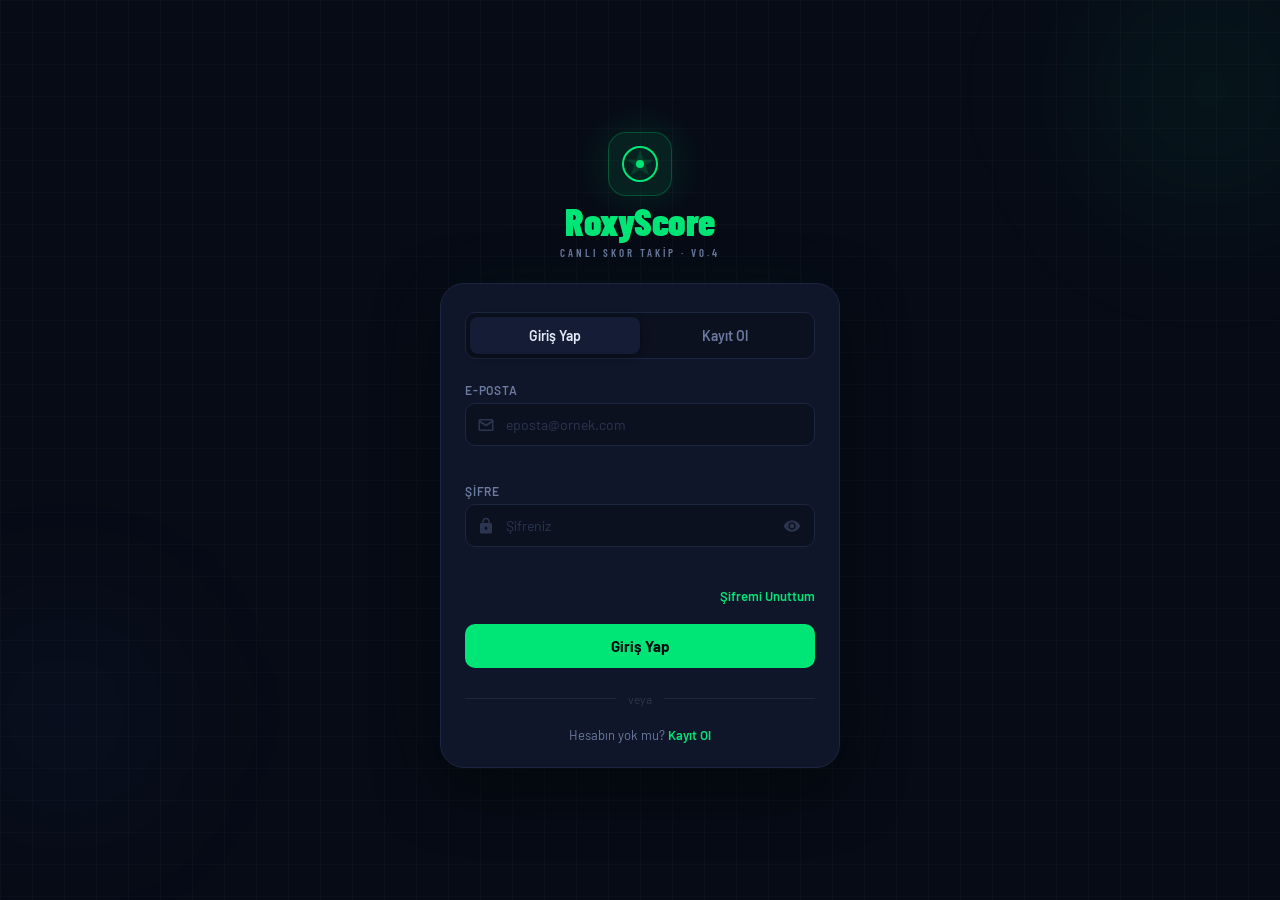
<file: index.html>
<!DOCTYPE html>
<html lang="tr">
<head>
  <meta charset="UTF-8"/>
  <meta name="apple-mobile-web-app-capable" content="yes"/>
  <meta name="apple-mobile-web-app-status-bar-style" content="black-translucent"/>
  <meta name="theme-color" content="#070b16"/>
  <meta name="viewport" content="width=device-width,initial-scale=1.0,maximum-scale=1.0,user-scalable=no"/>
  <title>RoxyScore — Giriş</title>
  <link rel="stylesheet" href="shared.css"/>
  <link rel="stylesheet" href="index.css"/>
  <link href="https://fonts.googleapis.com/css2?family=Barlow+Condensed:wght@400;600;700;800;900&family=Barlow:wght@400;500;600&display=swap" rel="stylesheet"/>
  <link rel="manifest" href="manifest.json"/>
</head>
<body class="anim-up">

  <div class="bg-glow g1"></div>
  <div class="bg-glow g2"></div>
  <div class="bg-grid"></div>

  <div class="logo-wrap">
    <div class="logo-icon">
      <svg width="36" height="36" viewBox="0 0 36 36" fill="none">
        <circle cx="18" cy="18" r="17" stroke="#00e676" stroke-width="2"/>
        <path d="M18 6L21 14L30 14L23 19L26 28L18 23L10 28L13 19L6 14L15 14Z" fill="#00e676" opacity="0.15" stroke="#00e676" stroke-width="1.2" stroke-linejoin="round"/>
        <circle cx="18" cy="18" r="4" fill="#00e676"/>
      </svg>
    </div>
    <div class="logo-text"><span class="lm">Roxy</span><span class="la">Score</span></div>
    <div class="logo-sub">CANLI SKOR TAKİP · v0.4</div>
  </div>

  <div class="auth-card">
    <div class="tabs">
      <button class="tab active" data-tab="login">Giriş Yap</button>
      <button class="tab" data-tab="register">Kayıt Ol</button>
    </div>

    <!-- LOGIN -->
    <form id="form-login" class="auth-form active" novalidate>
      <div class="fg">
        <label>E-Posta</label>
        <div class="iw">
          <svg class="ii" viewBox="0 0 24 24"><path d="M20 4H4a2 2 0 00-2 2v12a2 2 0 002 2h16a2 2 0 002-2V6a2 2 0 00-2-2zm0 2l-8 5-8-5h16zm0 12H4V9l8 5 8-5v9z"/></svg>
          <input type="email" id="login-email" placeholder="eposta@ornek.com" autocomplete="email"/>
        </div>
        <span class="fe" id="login-email-err"></span>
      </div>
      <div class="fg">
        <label>Şifre</label>
        <div class="iw">
          <svg class="ii" viewBox="0 0 24 24"><path d="M18 8h-1V6c0-2.76-2.24-5-5-5S7 3.24 7 6v2H6c-1.1 0-2 .9-2 2v10c0 1.1.9 2 2 2h12c1.1 0 2-.9 2-2V10c0-1.1-.9-2-2-2zm-6 9c-1.1 0-2-.9-2-2s.9-2 2-2 2 .9 2 2-.9 2-2 2zm3.1-9H8.9V6c0-1.71 1.39-3.1 3.1-3.1s3.1 1.39 3.1 3.1v2z"/></svg>
          <input type="password" id="login-password" placeholder="Şifreniz" autocomplete="current-password"/>
          <button type="button" class="eye" data-t="login-password"><svg viewBox="0 0 24 24"><path d="M12 4.5C7 4.5 2.73 7.61 1 12c1.73 4.39 6 7.5 11 7.5s9.27-3.11 11-7.5C21.27 7.61 17 4.5 12 4.5zm0 12.5c-2.76 0-5-2.24-5-5s2.24-5 5-5 5 2.24 5 5-2.24 5-5 5zm0-8c-1.66 0-3 1.34-3 3s1.34 3 3 3 3-1.34 3-3-1.34-3-3-3z"/></svg></button>
        </div>
        <span class="fe" id="login-pass-err"></span>
      </div>
      <div style="text-align:right">
        <button type="button" class="link-btn" data-tab="forgot">Şifremi Unuttum</button>
      </div>
      <button type="submit" class="btn-primary" id="login-btn">
        <span class="bt">Giriş Yap</span><span class="bl hidden"></span>
      </button>
      <div class="divider"><span>veya</span></div>
      <p class="switch-hint">Hesabın yok mu? <button type="button" class="link-btn" data-tab="register">Kayıt Ol</button></p>
    </form>

    <!-- REGISTER -->
    <form id="form-register" class="auth-form" novalidate>
      <div class="fg">
        <label>E-Posta</label>
        <div class="iw">
          <svg class="ii" viewBox="0 0 24 24"><path d="M20 4H4a2 2 0 00-2 2v12a2 2 0 002 2h16a2 2 0 002-2V6a2 2 0 00-2-2zm0 2l-8 5-8-5h16zm0 12H4V9l8 5 8-5v9z"/></svg>
          <input type="email" id="reg-email" placeholder="eposta@ornek.com" autocomplete="email"/>
        </div>
        <span class="fe" id="reg-email-err"></span>
      </div>
      <div class="fg">
        <label>Şifre</label>
        <div class="iw">
          <svg class="ii" viewBox="0 0 24 24"><path d="M18 8h-1V6c0-2.76-2.24-5-5-5S7 3.24 7 6v2H6c-1.1 0-2 .9-2 2v10c0 1.1.9 2 2 2h12c1.1 0 2-.9 2-2V10c0-1.1-.9-2-2-2zm-6 9c-1.1 0-2-.9-2-2s.9-2 2-2 2 .9 2 2-.9 2-2 2zm3.1-9H8.9V6c0-1.71 1.39-3.1 3.1-3.1s3.1 1.39 3.1 3.1v2z"/></svg>
          <input type="password" id="reg-password" placeholder="En az 6 karakter" autocomplete="new-password"/>
          <button type="button" class="eye" data-t="reg-password"><svg viewBox="0 0 24 24"><path d="M12 4.5C7 4.5 2.73 7.61 1 12c1.73 4.39 6 7.5 11 7.5s9.27-3.11 11-7.5C21.27 7.61 17 4.5 12 4.5zm0 12.5c-2.76 0-5-2.24-5-5s2.24-5 5-5 5 2.24 5 5-2.24 5-5 5zm0-8c-1.66 0-3 1.34-3 3s1.34 3 3 3 3-1.34 3-3-1.34-3-3-3z"/></svg></button>
        </div>
        <span class="fe" id="reg-pass-err"></span>
        <div class="strength-wrap">
          <div class="strength-bar"><div class="strength-fill" id="sf"></div></div>
          <span class="strength-label" id="sl"></span>
        </div>
      </div>
      <div class="fg">
        <label>Şifre Tekrar</label>
        <div class="iw">
          <svg class="ii" viewBox="0 0 24 24"><path d="M18 8h-1V6c0-2.76-2.24-5-5-5S7 3.24 7 6v2H6c-1.1 0-2 .9-2 2v10c0 1.1.9 2 2 2h12c1.1 0 2-.9 2-2V10c0-1.1-.9-2-2-2zm-6 9c-1.1 0-2-.9-2-2s.9-2 2-2 2 .9 2 2-.9 2-2 2zm3.1-9H8.9V6c0-1.71 1.39-3.1 3.1-3.1s3.1 1.39 3.1 3.1v2z"/></svg>
          <input type="password" id="reg-confirm" placeholder="Şifrenizi tekrar girin" autocomplete="new-password"/>
          <button type="button" class="eye" data-t="reg-confirm"><svg viewBox="0 0 24 24"><path d="M12 4.5C7 4.5 2.73 7.61 1 12c1.73 4.39 6 7.5 11 7.5s9.27-3.11 11-7.5C21.27 7.61 17 4.5 12 4.5zm0 12.5c-2.76 0-5-2.24-5-5s2.24-5 5-5 5 2.24 5 5-2.24 5-5 5zm0-8c-1.66 0-3 1.34-3 3s1.34 3 3 3 3-1.34 3-3-1.34-3-3-3z"/></svg></button>
        </div>
        <span class="fe" id="reg-confirm-err"></span>
      </div>
      <button type="submit" class="btn-primary" id="reg-btn">
        <span class="bt">Hesap Oluştur</span><span class="bl hidden"></span>
      </button>
      <div class="divider"><span>veya</span></div>
      <p class="switch-hint">Hesabın var mı? <button type="button" class="link-btn" data-tab="login">Giriş Yap</button></p>
    </form>

    <!-- FORGOT -->
    <form id="form-forgot" class="auth-form" novalidate>
      <div class="forgot-hdr">
        <button type="button" class="back-sm" data-tab="login">
          <svg viewBox="0 0 24 24"><path d="M20 11H7.83l5.59-5.59L12 4l-8 8 8 8 1.41-1.41L7.83 13H20v-2z"/></svg>
        </button>
        <div>
          <div class="forgot-title">Şifremi Unuttum</div>
          <div class="forgot-desc">E-posta adresine sıfırlama bağlantısı gönderilecek</div>
        </div>
      </div>
      <div class="fg">
        <label>E-Posta</label>
        <div class="iw">
          <svg class="ii" viewBox="0 0 24 24"><path d="M20 4H4a2 2 0 00-2 2v12a2 2 0 002 2h16a2 2 0 002-2V6a2 2 0 00-2-2zm0 2l-8 5-8-5h16zm0 12H4V9l8 5 8-5v9z"/></svg>
          <input type="email" id="forgot-email" placeholder="eposta@ornek.com" autocomplete="email"/>
        </div>
        <span class="fe" id="forgot-err"></span>
      </div>
      <button type="submit" class="btn-primary" id="forgot-btn">
        <span class="bt">Sıfırlama Gönder</span><span class="bl hidden"></span>
      </button>
    </form>
  </div>

  <!-- MODAL -->
  <div class="modal-overlay hidden" id="modal">
    <div class="modal-box">
      <div class="modal-icon"><svg viewBox="0 0 24 24"><path d="M9 16.17L4.83 12l-1.42 1.41L9 19 21 7l-1.41-1.41L9 16.17z"/></svg></div>
      <div class="modal-title" id="modal-title">Başarılı!</div>
      <div class="modal-desc"  id="modal-desc">İşlem tamamlandı.</div>
      <button class="btn-primary" id="modal-ok">Tamam</button>
    </div>
  </div>

  <script src="data.js"></script>
  <script src="shared.js"></script>
  <script src="index.js"></script>
</body>
</html>
</file>
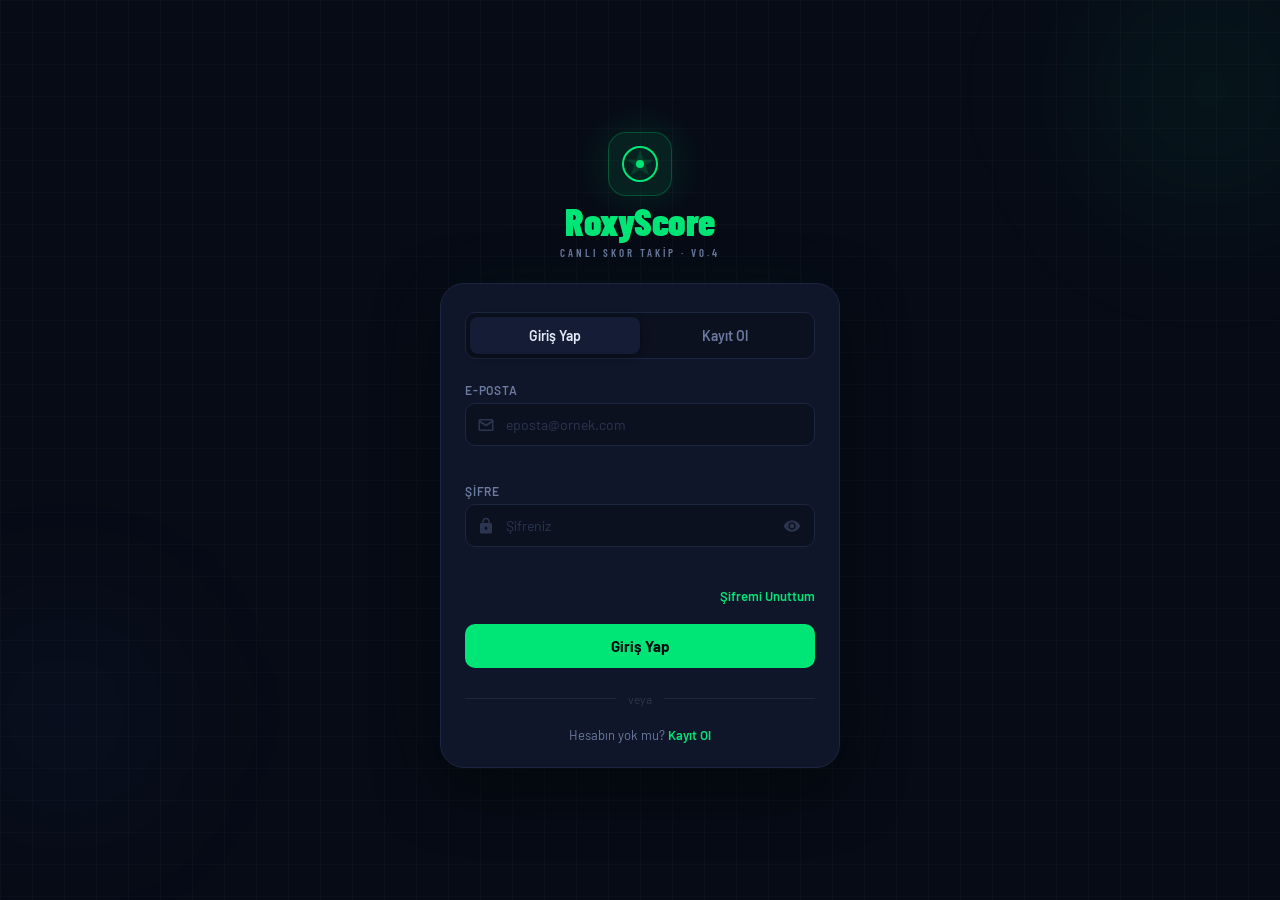
<file: favorites.html>
<!DOCTYPE html>
<html lang="tr">
<head>
  <meta charset="UTF-8"/>
  <meta name="apple-mobile-web-app-capable" content="yes"/>
  <meta name="apple-mobile-web-app-status-bar-style" content="black-translucent"/>
  <meta name="theme-color" content="#070b16"/>
  <meta name="viewport" content="width=device-width,initial-scale=1.0,maximum-scale=1.0,user-scalable=no"/>
  <title>Favorilerim — RoxyScore</title>
  <link rel="stylesheet" href="shared.css"/>
  <link rel="stylesheet" href="favorites.css"/>
  <link href="https://fonts.googleapis.com/css2?family=Barlow+Condensed:wght@400;600;700;800;900&family=Barlow:wght@400;500;600&display=swap" rel="stylesheet"/>
  <link rel="manifest" href="manifest.json"/>
</head>
<body class="anim-left">

  <header class="topbar">
    <button class="back-btn" id="back-btn">
      <svg viewBox="0 0 24 24"><path d="M20 11H7.83l5.59-5.59L12 4l-8 8 8 8 1.41-1.41L7.83 13H20v-2z"/></svg>
    </button>
    <div class="topbar-center"><span class="topbar-title">Favorilerim</span></div>
    <div style="width:36px"></div>
  </header>

  <div class="tabs-wrap">
    <button class="ftab active" data-tab="teams">Takımlar</button>
    <button class="ftab" data-tab="notifs">Maç Bildirimleri</button>
    <div class="ftab-line" id="ftab-line"></div>
  </div>

  <main class="fav-content" id="fav-content"></main>

  <nav class="bottom-nav">
    <button class="nav-btn" id="nav-drawer">
      <svg viewBox="0 0 24 24"><path d="M3 18h18v-2H3v2zm0-5h18v-2H3v2zm0-7v2h18V6H3z"/></svg>
      <span>Menüler</span>
    </button>
    <button class="nav-btn" id="nav-search">
      <svg viewBox="0 0 24 24"><path d="M15.5 14h-.79l-.28-.27A6.471 6.471 0 0016 9.5 6.5 6.5 0 109.5 16c1.61 0 3.09-.59 4.23-1.57l.27.28v.79l5 4.99L20.49 19l-4.99-5zm-6 0C7.01 14 5 11.99 5 9.5S7.01 5 9.5 5 14 7.01 14 9.5 11.99 14 9.5 14z"/></svg>
      <span>Arama</span>
    </button>
    <button class="nav-center" id="nav-home">
      <div class="nav-center-inner"><svg viewBox="0 0 24 24"><path d="M10 20v-6h4v6h5v-8h3L12 3 2 12h3v8z"/></svg></div>
      <span>Ana Sayfa</span>
    </button>
    <button class="nav-btn" id="nav-table">
      <svg viewBox="0 0 24 24"><path d="M3 3h18v2H3zm0 4h18v2H3zm0 4h18v2H3zm0 4h18v2H3zm0 4h18v2H3z"/></svg>
      <span>Puan Tab.</span>
    </button>
    <button class="nav-btn nav-active" id="nav-fav">
      <svg viewBox="0 0 24 24"><path d="M12 17.27L18.18 21l-1.64-7.03L22 9.24l-7.19-.61L12 2 9.19 8.63 2 9.24l5.46 4.73L5.82 21z"/></svg>
      <span>Favoriler</span>
    </button>
  </nav>

  <div id="toast-container"></div>
  <script src="config.js"></script>
  <script src="data.js"></script>
  <script src="shared.js"></script>
  <script src="favorites.js"></script>
</body>
</html>
</file>
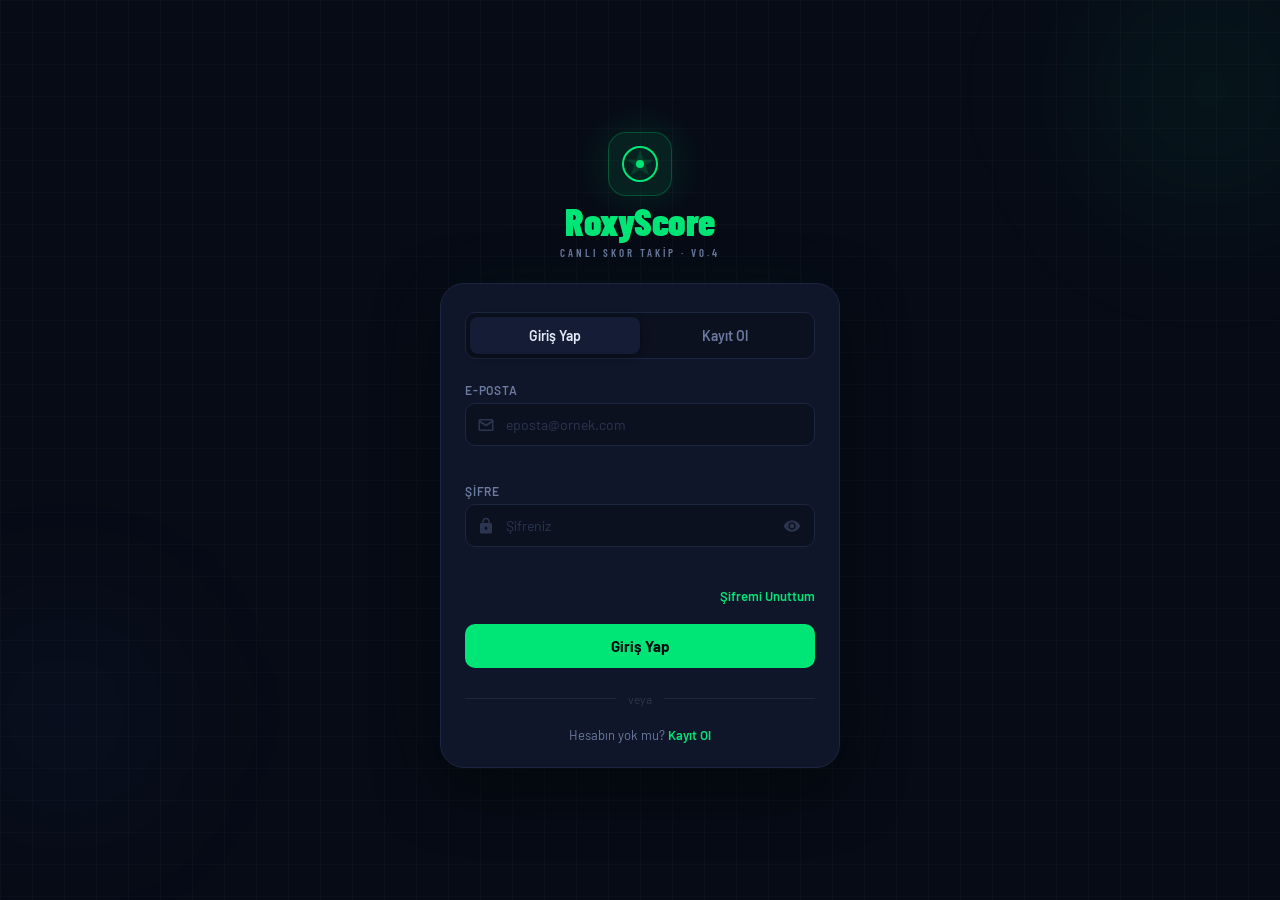
<file: home.html>
<!DOCTYPE html>
<html lang="tr">
<head>
  <meta charset="UTF-8"/>
  <meta name="apple-mobile-web-app-capable" content="yes"/>
  <meta name="apple-mobile-web-app-status-bar-style" content="black-translucent"/>
  <meta name="theme-color" content="#070b16"/>
  <meta name="viewport" content="width=device-width,initial-scale=1.0,maximum-scale=1.0,user-scalable=no"/>
  <title>RoxyScore</title>
  <link rel="stylesheet" href="shared.css"/>
  <link rel="stylesheet" href="home.css"/>
  <link href="https://fonts.googleapis.com/css2?family=Barlow+Condensed:wght@400;600;700;800;900&family=Barlow:wght@400;500;600&display=swap" rel="stylesheet"/>
  <link rel="manifest" href="manifest.json"/>
</head>
<body>

  <!-- TOPBAR -->
  <header class="topbar">
    <div class="logo-mark">A<span>S</span></div>
    <div class="topbar-center">
      <span class="topbar-title">RoxyScore</span>
      <span class="version-badge">v0.4</span>
    </div>
    <button class="icon-btn" id="notif-btn">
      <svg viewBox="0 0 24 24"><path d="M12 22c1.1 0 2-.9 2-2h-4c0 1.1.9 2 2 2zm6-6v-5c0-3.07-1.63-5.64-4.5-6.32V4c0-.83-.67-1.5-1.5-1.5s-1.5.67-1.5 1.5v.68C7.64 5.36 6 7.92 6 11v5l-2 2v1h16v-1l-2-2z"/></svg>
      <span class="notif-dot hidden" id="notif-dot"></span>
    </button>
  </header>

  <!-- DATE STRIP -->
  <div class="date-strip-wrap">
    <div class="date-strip" id="date-strip"></div>
  </div>

  <!-- FILTER PILLS -->
  <div class="filter-pills">
    <button class="pill active" data-filter="all">Tümü</button>
    <button class="pill" data-filter="live">
      <span class="live-dot-pill"></span>Canlı
    </button>
    <button class="pill" data-filter="finished">Bitti</button>
    <button class="pill" data-filter="upcoming">Yakında</button>
  </div>

  <!-- FAV MATCH STRIP (dinamik, JS render) -->
  <div id="fav-strip-container"></div>

  <!-- MATCH LIST -->
  <main class="match-list" id="match-list"></main>

  <!-- BOTTOM NAV -->
  <nav class="bottom-nav">
    <button class="nav-btn" id="nav-menu">
      <svg viewBox="0 0 24 24"><path d="M3 18h18v-2H3v2zm0-5h18v-2H3v2zm0-7v2h18V6H3z"/></svg>
      <span>Menüler</span>
    </button>
    <button class="nav-btn" id="nav-search">
      <svg viewBox="0 0 24 24"><path d="M15.5 14h-.79l-.28-.27A6.471 6.471 0 0016 9.5 6.5 6.5 0 109.5 16c1.61 0 3.09-.59 4.23-1.57l.27.28v.79l5 4.99L20.49 19l-4.99-5zm-6 0C7.01 14 5 11.99 5 9.5S7.01 5 9.5 5 14 7.01 14 9.5 11.99 14 9.5 14z"/></svg>
      <span>Arama</span>
    </button>
    <button class="nav-center" id="nav-home">
      <div class="nav-center-inner">
        <svg viewBox="0 0 24 24"><path d="M10 20v-6h4v6h5v-8h3L12 3 2 12h3v8z"/></svg>
      </div>
      <span>Ana Sayfa</span>
    </button>
    <button class="nav-btn" id="nav-table">
      <svg viewBox="0 0 24 24"><path d="M3 3h18v2H3zm0 4h18v2H3zm0 4h18v2H3zm0 4h18v2H3zm0 4h18v2H3z"/></svg>
      <span>Puan Tab.</span>
    </button>
    <button class="nav-btn" id="nav-fav">
      <svg viewBox="0 0 24 24"><path d="M12 17.27L18.18 21l-1.64-7.03L22 9.24l-7.19-.61L12 2 9.19 8.63 2 9.24l5.46 4.73L5.82 21z"/></svg>
      <span>Favoriler</span>
    </button>
  </nav>

  <!-- DRAWER -->
  <div class="drawer-overlay" id="drawer-overlay"></div>
  <div class="drawer" id="drawer">
    <div class="drawer-header">
      <div class="drawer-logo"><span class="logo-main">Roxy</span><span class="logo-accent">Score</span></div>
      <button class="drawer-close" id="drawer-close">
        <svg viewBox="0 0 24 24"><path d="M19 6.41L17.59 5 12 10.59 6.41 5 5 6.41 10.59 12 5 17.59 6.41 19 12 13.41 17.59 19 19 17.59 13.41 12z"/></svg>
      </button>
    </div>
    <div class="drawer-user">
      <div class="drawer-avatar" id="drawer-avatar">A</div>
      <div>
        <div class="drawer-email" id="drawer-email">—</div>
        <div class="drawer-badge">Üye · v0.4</div>
      </div>
    </div>
    <div class="drawer-divider"></div>
    <nav class="drawer-nav">
      <button class="drawer-item active" onclick="closeDrawer()">
        <svg viewBox="0 0 24 24"><path d="M10 20v-6h4v6h5v-8h3L12 3 2 12h3v8z"/></svg>Ana Sayfa
      </button>
      <button class="drawer-item" onclick="goTo('favorites.html')">
        <svg viewBox="0 0 24 24"><path d="M12 17.27L18.18 21l-1.64-7.03L22 9.24l-7.19-.61L12 2 9.19 8.63 2 9.24l5.46 4.73L5.82 21z"/></svg>Favorilerim
      </button>
      <button class="drawer-item" onclick="goTo('table.html')">
        <svg viewBox="0 0 24 24"><path d="M3 3h18v2H3zm0 4h18v2H3zm0 4h18v2H3zm0 4h18v2H3zm0 4h18v2H3z"/></svg>Puan Tablosu
      </button>
      <button class="drawer-item" onclick="goTo('support.html')">
        <svg viewBox="0 0 24 24"><path d="M12 2C6.48 2 2 6.48 2 12s4.48 10 10 10 10-4.48 10-10S17.52 2 12 2zm1 17h-2v-2h2v2zm2.07-7.75l-.9.92C13.45 12.9 13 13.5 13 15h-2v-.5c0-1.1.45-2.1 1.17-2.83l1.24-1.26c.37-.36.59-.86.59-1.41 0-1.1-.9-2-2-2s-2 .9-2 2H8c0-2.21 1.79-4 4-4s4 1.79 4 4c0 .88-.36 1.68-.93 2.25z"/></svg>Destek
      </button>
    </nav>
    <div class="drawer-divider"></div>
    <button class="drawer-item logout" id="drawer-logout">
      <svg viewBox="0 0 24 24"><path d="M17 7l-1.41 1.41L18.17 11H8v2h10.17l-2.58 2.58L17 17l5-5zM4 5h8V3H4c-1.1 0-2 .9-2 2v14c0 1.1.9 2 2 2h8v-2H4V5z"/></svg>Çıkış Yap
    </button>
  </div>

  <!-- SEARCH -->
  <div class="search-overlay hidden" id="search-overlay">
    <div class="search-box">
      <div class="search-input-wrap">
        <svg viewBox="0 0 24 24"><path d="M15.5 14h-.79l-.28-.27A6.471 6.471 0 0016 9.5 6.5 6.5 0 109.5 16c1.61 0 3.09-.59 4.23-1.57l.27.28v.79l5 4.99L20.49 19l-4.99-5zm-6 0C7.01 14 5 11.99 5 9.5S7.01 5 9.5 5 14 7.01 14 9.5 11.99 14 9.5 14z"/></svg>
        <input type="text" id="search-input" placeholder="Takım, lig veya oyuncu ara..." autocomplete="off"/>
        <button id="search-close"><svg viewBox="0 0 24 24"><path d="M19 6.41L17.59 5 12 10.59 6.41 5 5 6.41 10.59 12 5 17.59 6.41 19 12 13.41 17.59 19 19 17.59 13.41 12z"/></svg></button>
      </div>
      <div class="search-results" id="search-results">
        <div class="search-hint">Aramak istediğin takım veya ligi yaz...</div>
      </div>
    </div>
  </div>

  <div id="toast-container"></div>
  <script src="config.js"></script>
  <script src="api.js"></script>
  <script src="data.js"></script>
  <script src="shared.js"></script>
  <script src="home.js"></script>
</body>
</html>
</file>
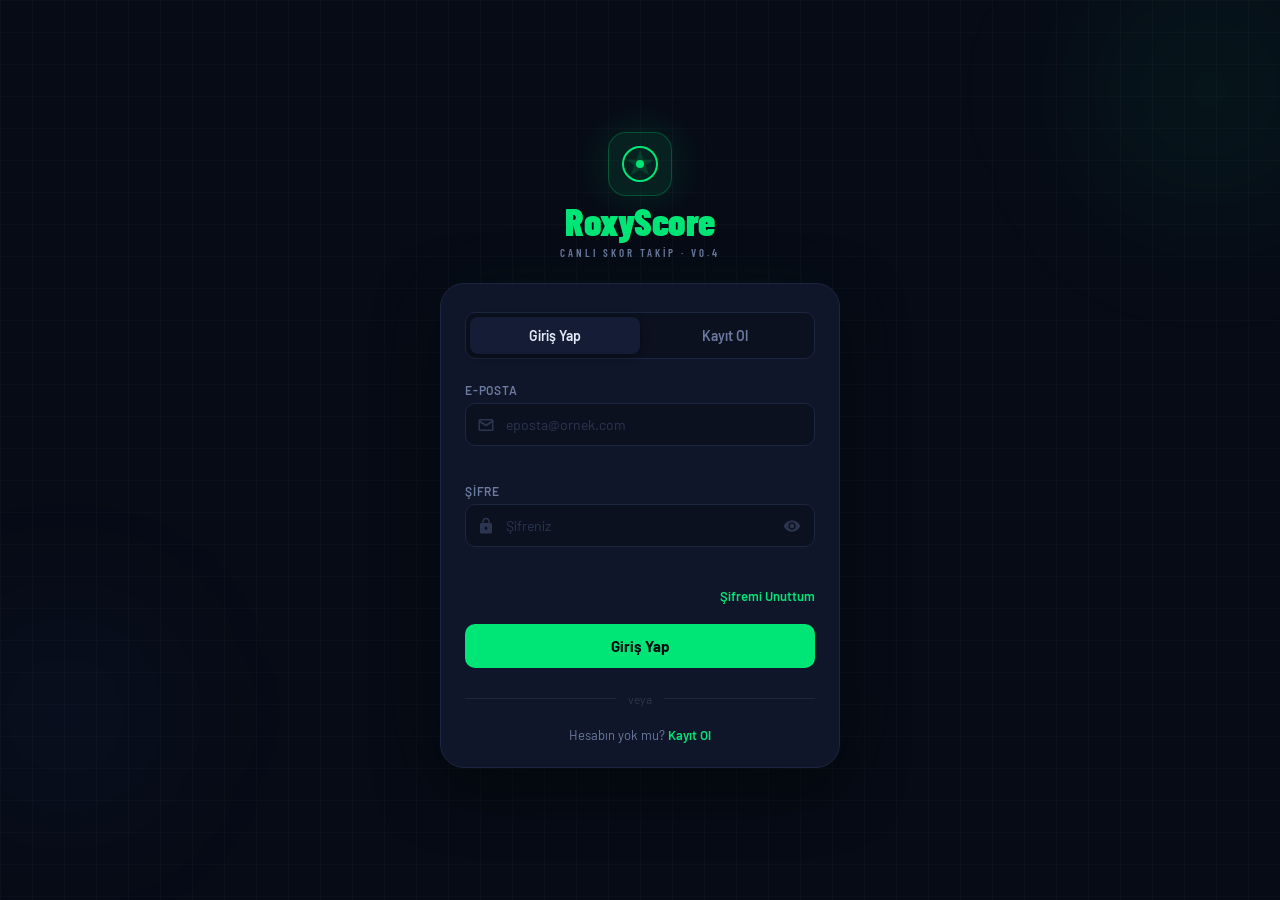
<file: match.html>
<!DOCTYPE html>
<html lang="tr">
<head>
  <meta charset="UTF-8"/>
  <meta name="apple-mobile-web-app-capable" content="yes"/>
  <meta name="apple-mobile-web-app-status-bar-style" content="black-translucent"/>
  <meta name="theme-color" content="#070b16"/>
  <meta name="viewport" content="width=device-width,initial-scale=1.0,maximum-scale=1.0,user-scalable=no"/>
  <title>Maç Detayı — RoxyScore</title>
  <link rel="stylesheet" href="shared.css"/>
  <link rel="stylesheet" href="match.css"/>
  <link href="https://fonts.googleapis.com/css2?family=Barlow+Condensed:wght@400;600;700;800;900&family=Barlow:wght@400;500;600&display=swap" rel="stylesheet"/>
  <link rel="manifest" href="manifest.json"/>
</head>
<body class="anim-up">

  <header class="topbar">
    <button class="back-btn" id="back-btn">
      <svg viewBox="0 0 24 24"><path d="M20 11H7.83l5.59-5.59L12 4l-8 8 8 8 1.41-1.41L7.83 13H20v-2z"/></svg>
    </button>
    <div class="topbar-center">
      <span class="topbar-league" id="topbar-league">—</span>
      <span class="topbar-date"   id="topbar-date">—</span>
    </div>
    <button class="icon-btn" id="notif-toggle">
      <svg viewBox="0 0 24 24"><path d="M12 22c1.1 0 2-.9 2-2h-4c0 1.1.9 2 2 2zm6-6v-5c0-3.07-1.63-5.64-4.5-6.32V4c0-.83-.67-1.5-1.5-1.5s-1.5.67-1.5 1.5v.68C7.64 5.36 6 7.92 6 11v5l-2 2v1h16v-1l-2-2z"/></svg>
    </button>
  </header>

  <div class="hero">
    <div class="hero-bg" id="hero-bg"></div>
    <div class="live-badge hidden" id="live-badge"><span class="live-dot"></span>CANLI</div>
    <div class="hero-teams">
      <div class="hero-team">
        <div class="hero-logo" id="home-logo"></div>
        <div class="hero-name" id="home-name">—</div>
        <button class="fav-pill" id="home-fav">
          <svg viewBox="0 0 24 24"><path d="M12 17.27L18.18 21l-1.64-7.03L22 9.24l-7.19-.61L12 2 9.19 8.63 2 9.24l5.46 4.73L5.82 21z"/></svg>
          Favori
        </button>
      </div>
      <div class="hero-score-wrap">
        <div class="hero-score">
          <span id="sh">-</span><span class="sd">:</span><span id="sa">-</span>
        </div>
        <div class="hero-status" id="hero-status">-</div>
        <div class="hero-ht" id="hero-ht"></div>
      </div>
      <div class="hero-team">
        <div class="hero-logo" id="away-logo"></div>
        <div class="hero-name" id="away-name">—</div>
        <button class="fav-pill" id="away-fav">
          <svg viewBox="0 0 24 24"><path d="M12 17.27L18.18 21l-1.64-7.03L22 9.24l-7.19-.61L12 2 9.19 8.63 2 9.24l5.46 4.73L5.82 21z"/></svg>
          Favori
        </button>
      </div>
    </div>
    <div class="evt-ribbon" id="evt-ribbon"></div>
  </div>

  <div class="tabs-wrap">
    <div class="tabs" id="tabs">
      <button class="tab active" data-tab="summary">Özet</button>
      <button class="tab" data-tab="stats">İstatistik</button>
      <button class="tab" data-tab="lineup">Kadro</button>
      <button class="tab" data-tab="h2h">H2H</button>
    </div>
    <div class="tab-line" id="tab-line"></div>
  </div>

  <div class="tab-content" id="tab-content"></div>
  <div id="toast-container"></div>

  <script src="config.js"></script>
  <script src="api.js"></script>
  <script src="data.js"></script>
  <script src="shared.js"></script>
  <script src="match.js"></script>
</body>
</html>
</file>
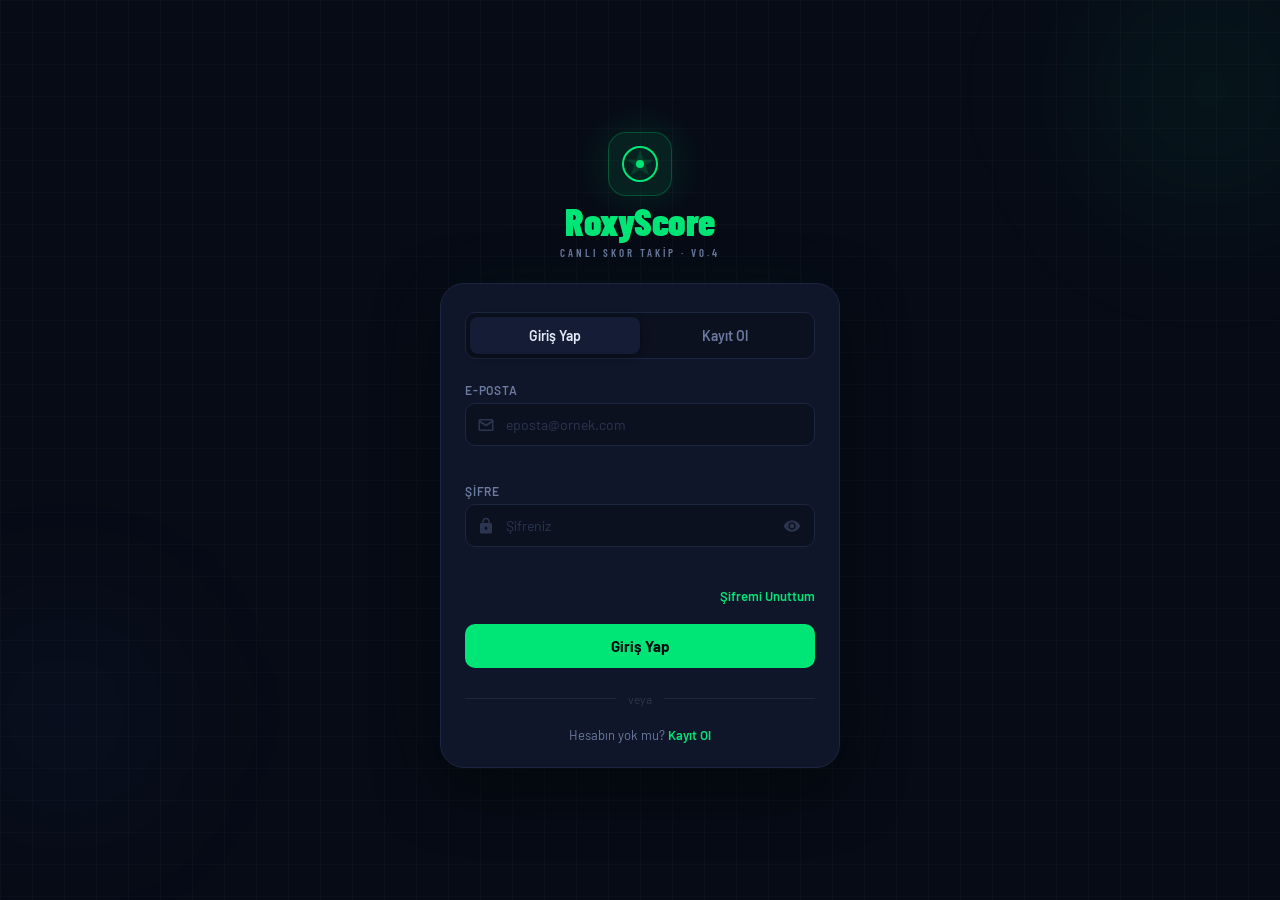
<file: support.html>
<!DOCTYPE html>
<html lang="tr">
<head>
  <meta charset="UTF-8"/>
  <meta name="apple-mobile-web-app-capable" content="yes"/>
  <meta name="apple-mobile-web-app-status-bar-style" content="black-translucent"/>
  <meta name="theme-color" content="#070b16"/>
  <meta name="viewport" content="width=device-width,initial-scale=1.0,maximum-scale=1.0,user-scalable=no"/>
  <title>Destek — RoxyScore</title>
  <link rel="stylesheet" href="shared.css"/>
  <link rel="stylesheet" href="support.css"/>
  <link href="https://fonts.googleapis.com/css2?family=Barlow+Condensed:wght@400;600;700;800;900&family=Barlow:wght@400;500;600&display=swap" rel="stylesheet"/>
  <link rel="manifest" href="manifest.json"/>
</head>
<body class="anim-left">

  <!-- ── LIST VIEW ── -->
  <div id="view-list">
    <header class="topbar">
      <button class="back-btn" id="back-list">
        <svg viewBox="0 0 24 24"><path d="M20 11H7.83l5.59-5.59L12 4l-8 8 8 8 1.41-1.41L7.83 13H20v-2z"/></svg>
      </button>
      <div class="topbar-center"><span class="topbar-title">Destek</span></div>
      <button class="new-ticket-btn" id="open-new-btn">
        <svg viewBox="0 0 24 24"><path d="M19 13h-6v6h-2v-6H5v-2h6V5h2v6h6v2z"/></svg>
        Yeni
      </button>
    </header>

    <div class="list-info">
      <div class="info-box">
        <div class="info-icon">
          <svg viewBox="0 0 24 24"><path d="M12 2C6.48 2 2 6.48 2 12s4.48 10 10 10 10-4.48 10-10S17.52 2 12 2zm1 17h-2v-2h2v2zm2.07-7.75l-.9.92C13.45 12.9 13 13.5 13 15h-2v-.5c0-1.1.45-2.1 1.17-2.83l1.24-1.26c.37-.36.59-.86.59-1.41 0-1.1-.9-2-2-2s-2 .9-2 2H8c0-2.21 1.79-4 4-4s4 1.79 4 4c0 .88-.36 1.68-.93 2.25z"/></svg>
        </div>
        <div>
          <div class="info-title">Destek Merkezi</div>
          <div class="info-sub">Ortalama yanıt süresi: ~2 saat</div>
        </div>
      </div>
    </div>

    <div class="ticket-filters">
      <button class="tfilter active" data-f="all">Tümü</button>
      <button class="tfilter" data-f="open">Açık</button>
      <button class="tfilter" data-f="closed">Kapalı</button>
    </div>

    <div class="ticket-list" id="ticket-list"></div>
  </div>

  <!-- ── NEW TICKET VIEW ── -->
  <div id="view-new" class="hidden">
    <header class="topbar">
      <button class="back-btn" id="back-new">
        <svg viewBox="0 0 24 24"><path d="M20 11H7.83l5.59-5.59L12 4l-8 8 8 8 1.41-1.41L7.83 13H20v-2z"/></svg>
      </button>
      <div class="topbar-center"><span class="topbar-title">Yeni Talep</span></div>
      <div style="width:36px"></div>
    </header>
    <div class="form-wrap">
      <div class="form-card">
        <div class="fg">
          <label>Konu</label>
          <div class="iw">
            <input type="text" id="ticket-subject" placeholder="Talebinizin konusu..." maxlength="80"/>
          </div>
          <span class="fe" id="subject-err"></span>
        </div>
        <div class="fg">
          <label>Açıklama</label>
          <textarea id="ticket-body" placeholder="Sorununuzu detaylıca açıklayın..." rows="6" maxlength="1000"></textarea>
          <span class="fe" id="body-err"></span>
        </div>
        <button class="submit-btn" id="submit-ticket">
          <span class="bt">Talep Gönder</span>
          <span class="bl hidden"></span>
        </button>
      </div>
      <p class="form-note">Talepler iş günleri 09:00–18:00 saatleri arasında incelenir.</p>
    </div>
  </div>

  <!-- ── CHAT VIEW ── -->
  <div id="view-chat" class="hidden">
    <header class="topbar">
      <button class="back-btn" id="back-chat">
        <svg viewBox="0 0 24 24"><path d="M20 11H7.83l5.59-5.59L12 4l-8 8 8 8 1.41-1.41L7.83 13H20v-2z"/></svg>
      </button>
      <div class="topbar-center">
        <span class="chat-title" id="chat-title">Talep</span>
        <span class="chat-badge" id="chat-badge">Açık</span>
      </div>
      <button class="close-btn" id="close-ticket-btn">
        <svg viewBox="0 0 24 24"><path d="M12 2C6.48 2 2 6.48 2 12s4.48 10 10 10 10-4.48 10-10S17.52 2 12 2zm-2 15l-5-5 1.41-1.41L10 14.17l7.59-7.59L19 8l-9 9z"/></svg>
      </button>
    </header>
    <div class="chat-messages" id="chat-messages"></div>
    <div class="chat-bar" id="chat-bar">
      <textarea class="chat-input" id="chat-input" placeholder="Mesajınızı yazın..." rows="1"></textarea>
      <button class="chat-send" id="chat-send">
        <svg viewBox="0 0 24 24"><path d="M2.01 21L23 12 2.01 3 2 10l15 2-15 2z"/></svg>
      </button>
    </div>
    <div class="chat-closed-bar hidden" id="chat-closed-bar">
      <svg viewBox="0 0 24 24" width="15" height="15" fill="currentColor"><path d="M12 2C6.48 2 2 6.48 2 12s4.48 10 10 10 10-4.48 10-10S17.52 2 12 2zm-2 15l-5-5 1.41-1.41L10 14.17l7.59-7.59L19 8l-9 9z"/></svg>
      Bu talep kapatılmıştır. Yeni talep oluşturabilirsin.
    </div>
  </div>

  <script src="config.js"></script>
  <script src="data.js"></script>
  <script src="shared.js"></script>
  <script src="support.js"></script>
</body>
</html>
</file>
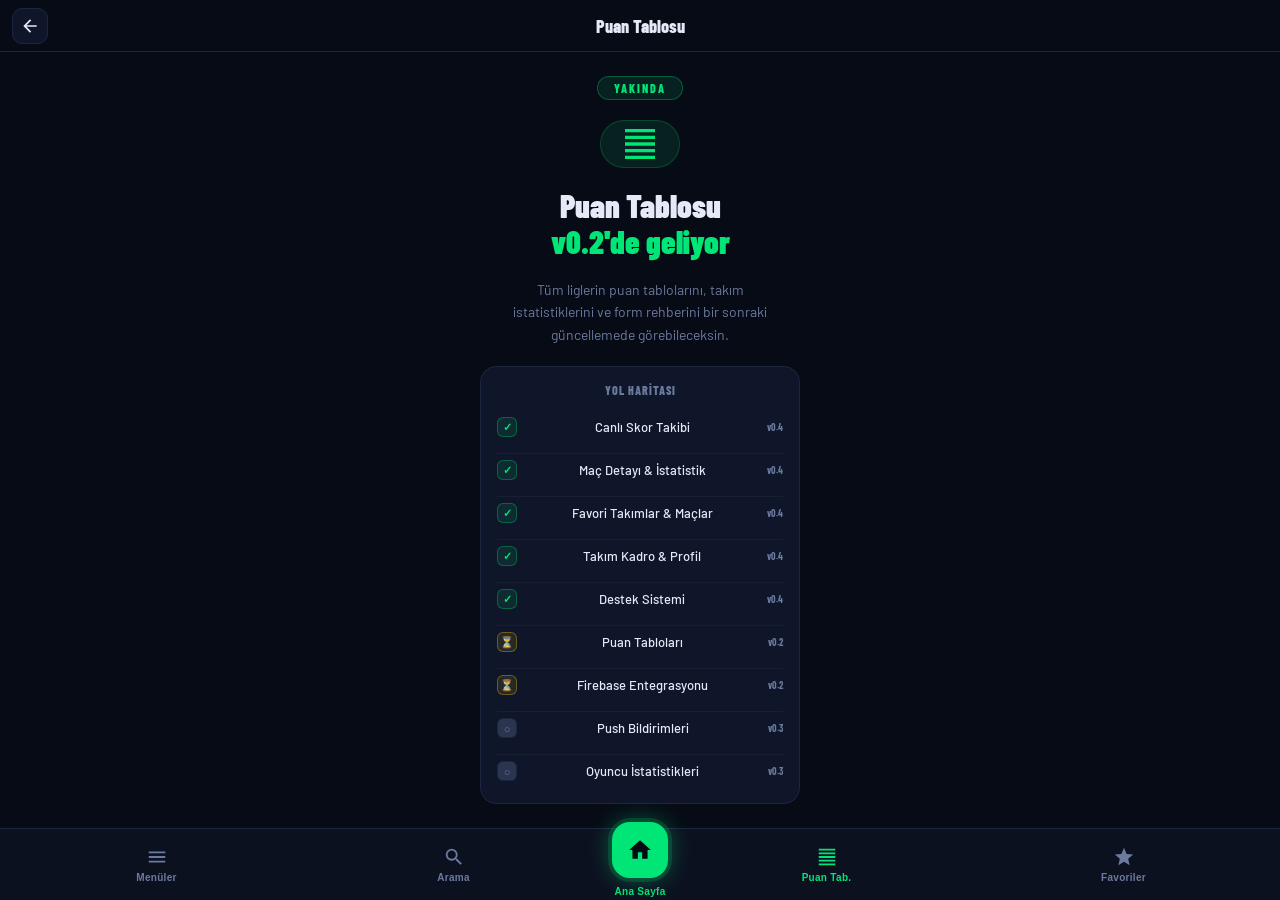
<file: table.html>
<!DOCTYPE html>
<html lang="tr">
<head>
  <meta charset="UTF-8"/>
  <meta name="apple-mobile-web-app-capable" content="yes"/>
  <meta name="apple-mobile-web-app-status-bar-style" content="black-translucent"/>
  <meta name="theme-color" content="#070b16"/>
  <meta name="viewport" content="width=device-width,initial-scale=1.0,maximum-scale=1.0,user-scalable=no"/>
  <title>Puan Tablosu — RoxyScore</title>
  <link href="https://fonts.googleapis.com/css2?family=Barlow+Condensed:wght@400;600;700;800;900&family=Barlow:wght@400;500;600&display=swap" rel="stylesheet"/>
  <link rel="stylesheet" href="shared.css"/>
  <style>
    :root{
      --bg:#070b16;--bg2:#0c1120;--card:#0f1629;--card2:#141d35;
      --border:#1c2640;--green:#00e676;--green-dim:rgba(0,230,118,.1);
      --red:#ff3d57;--yellow:#ffd600;--text:#e4eaf8;--sub:#6b7a9e;--muted:#2c3550;
      --nav-h:72px;--top-h:52px;
      --font-h:'Barlow Condensed',sans-serif;--font-b:'Barlow',sans-serif;
    }
    *{margin:0;padding:0;box-sizing:border-box;-webkit-tap-highlight-color:transparent}
    html,body{height:100%;overflow:hidden;background:var(--bg);color:var(--text);font-family:var(--font-b)}

    .topbar{position:fixed;top:0;left:0;right:0;height:var(--top-h);background:var(--bg);border-bottom:1px solid var(--border);display:flex;align-items:center;justify-content:space-between;padding:0 12px;z-index:100}
    .back-btn{background:var(--card);border:1px solid var(--border);border-radius:10px;width:36px;height:36px;display:flex;align-items:center;justify-content:center;cursor:pointer;transition:.2s}
    .back-btn:hover{border-color:var(--green)}
    .back-btn svg{width:20px;height:20px;fill:var(--text)}
    .topbar-title{font-family:var(--font-h);font-size:18px;font-weight:800}

    .page{position:fixed;top:var(--top-h);bottom:var(--nav-h);left:0;right:0;overflow-y:auto;scrollbar-width:none;display:flex;flex-direction:column;align-items:center;justify-content:center;padding:24px;text-align:center;gap:20px}
    .page::-webkit-scrollbar{display:none}

    .soon-badge{background:var(--green-dim);border:1px solid rgba(0,230,118,.3);color:var(--green);font-family:var(--font-h);font-size:12px;font-weight:800;letter-spacing:2px;padding:4px 16px;border-radius:99px}
    .soon-icon{width:80px;height:80px;background:var(--green-dim);border:1px solid rgba(0,230,118,.2);border-radius:24px;display:flex;align-items:center;justify-content:center}
    .soon-icon svg{width:40px;height:40px;fill:var(--green)}
    .soon-title{font-family:var(--font-h);font-size:32px;font-weight:900;line-height:1.1}
    .soon-title span{color:var(--green)}
    .soon-desc{font-size:14px;color:var(--sub);line-height:1.6;max-width:280px}

    .roadmap{background:var(--card);border:1px solid var(--border);border-radius:16px;padding:16px;width:100%;max-width:320px;display:flex;flex-direction:column;gap:10px}
    .road-title{font-family:var(--font-h);font-size:12px;font-weight:800;color:var(--sub);text-transform:uppercase;letter-spacing:1px;margin-bottom:4px}
    .road-item{display:flex;align-items:center;gap:10px;padding:6px 0}
    .road-item+.road-item{border-top:1px solid rgba(255,255,255,.04)}
    .road-check{width:20px;height:20px;border-radius:6px;display:flex;align-items:center;justify-content:center;font-size:11px;flex-shrink:0;font-family:var(--font-h);font-weight:800}
    .done{background:var(--green-dim);border:1px solid rgba(0,230,118,.3);color:var(--green)}
    .soon{background:rgba(255,214,0,.1);border:1px solid rgba(255,214,0,.3);color:var(--yellow)}
    .later{background:var(--muted);border:1px solid var(--border);color:var(--sub)}
    .road-text{font-size:13px;font-weight:500;flex:1}
    .road-ver{font-size:10px;color:var(--sub);font-family:var(--font-h);font-weight:700}

    .bottom-nav{position:fixed;bottom:0;left:0;right:0;z-index:200;height:var(--nav-h);background:var(--bg2);border-top:1px solid var(--border);display:flex;align-items:center;justify-content:space-around;padding:0 8px;padding-bottom:env(safe-area-inset-bottom,0)}
    .nav-btn{display:flex;flex-direction:column;align-items:center;gap:4px;background:none;border:none;cursor:pointer;color:var(--sub);padding:8px 10px;border-radius:12px;transition:.2s;flex:1}
    .nav-btn:hover{color:var(--text)}
    .nav-btn.nav-active{color:var(--green)}
    .nav-btn svg{width:22px;height:22px;fill:currentColor}
    .nav-btn span{font-size:10px;font-weight:600;letter-spacing:.3px}
    .nav-center{display:flex;flex-direction:column;align-items:center;gap:4px;background:none;border:none;cursor:pointer;padding:0 10px;flex:0 0 auto}
    .nav-center-inner{width:56px;height:56px;border-radius:18px;background:var(--green);display:flex;align-items:center;justify-content:center;box-shadow:0 0 0 4px rgba(0,230,118,.15),0 0 24px rgba(0,230,118,.4);transition:.2s;position:relative;top:-10px}
    .nav-center-inner svg{width:26px;height:26px;fill:#040b12}
    .nav-center span{font-size:10px;font-weight:700;color:var(--green);letter-spacing:.3px;margin-top:-6px}
    .nav-center:hover .nav-center-inner{transform:translateY(-2px);box-shadow:0 0 0 6px rgba(0,230,118,.2),0 0 32px rgba(0,230,118,.5)}
  </style>
  <link rel="manifest" href="manifest.json"/>
</head>
<body class="anim-left">

  <header class="topbar">
    <button class="back-btn" id="back-btn">
      <svg viewBox="0 0 24 24"><path d="M20 11H7.83l5.59-5.59L12 4l-8 8 8 8 1.41-1.41L7.83 13H20v-2z"/></svg>
    </button>
    <span class="topbar-title">Puan Tablosu</span>
    <div style="width:36px"></div>
  </header>

  <div class="page">
    <div class="soon-badge">YAKINDA</div>
    <div class="soon-icon">
      <svg viewBox="0 0 24 24"><path d="M3 3h18v2H3zm0 4h18v2H3zm0 4h18v2H3zm0 4h18v2H3zm0 4h18v2H3z"/></svg>
    </div>
    <div class="soon-title">Puan Tablosu<br><span>v0.2'de geliyor</span></div>
    <p class="soon-desc">Tüm liglerin puan tablolarını, takım istatistiklerini ve form rehberini bir sonraki güncellemede görebileceksin.</p>

    <div class="roadmap">
      <div class="road-title">Yol Haritası</div>
      <div class="road-item"><div class="road-check done">✓</div><div class="road-text">Canlı Skor Takibi</div><span class="road-ver">v0.4</span></div>
      <div class="road-item"><div class="road-check done">✓</div><div class="road-text">Maç Detayı & İstatistik</div><span class="road-ver">v0.4</span></div>
      <div class="road-item"><div class="road-check done">✓</div><div class="road-text">Favori Takımlar & Maçlar</div><span class="road-ver">v0.4</span></div>
      <div class="road-item"><div class="road-check done">✓</div><div class="road-text">Takım Kadro & Profil</div><span class="road-ver">v0.4</span></div>
      <div class="road-item"><div class="road-check done">✓</div><div class="road-text">Destek Sistemi</div><span class="road-ver">v0.4</span></div>
      <div class="road-item"><div class="road-check soon">⏳</div><div class="road-text">Puan Tabloları</div><span class="road-ver">v0.2</span></div>
      <div class="road-item"><div class="road-check soon">⏳</div><div class="road-text">Firebase Entegrasyonu</div><span class="road-ver">v0.2</span></div>
      <div class="road-item"><div class="road-check later">○</div><div class="road-text">Push Bildirimleri</div><span class="road-ver">v0.3</span></div>
      <div class="road-item"><div class="road-check later">○</div><div class="road-text">Oyuncu İstatistikleri</div><span class="road-ver">v0.3</span></div>
    </div>
  </div>

  <nav class="bottom-nav">
    <button class="nav-btn" id="nav-menu">
      <svg viewBox="0 0 24 24"><path d="M3 18h18v-2H3v2zm0-5h18v-2H3v2zm0-7v2h18V6H3z"/></svg>
      <span>Menüler</span>
    </button>
    <button class="nav-btn" id="nav-home">
      <svg viewBox="0 0 24 24"><path d="M15.5 14h-.79l-.28-.27A6.471 6.471 0 0016 9.5 6.5 6.5 0 109.5 16c1.61 0 3.09-.59 4.23-1.57l.27.28v.79l5 4.99L20.49 19l-4.99-5zm-6 0C7.01 14 5 11.99 5 9.5S7.01 5 9.5 5 14 7.01 14 9.5 11.99 14 9.5 14z"/></svg>
      <span>Arama</span>
    </button>
    <button class="nav-center" id="nav-center">
      <div class="nav-center-inner"><svg viewBox="0 0 24 24"><path d="M10 20v-6h4v6h5v-8h3L12 3 2 12h3v8z"/></svg></div>
      <span>Ana Sayfa</span>
    </button>
    <button class="nav-btn nav-active" id="nav-table">
      <svg viewBox="0 0 24 24"><path d="M3 3h18v2H3zm0 4h18v2H3zm0 4h18v2H3zm0 4h18v2H3zm0 4h18v2H3z"/></svg>
      <span>Puan Tab.</span>
    </button>
    <button class="nav-btn" id="nav-fav">
      <svg viewBox="0 0 24 24"><path d="M12 17.27L18.18 21l-1.64-7.03L22 9.24l-7.19-.61L12 2 9.19 8.63 2 9.24l5.46 4.73L5.82 21z"/></svg>
      <span>Favoriler</span>
    </button>
  </nav>

  <script src="config.js"></script>
  <script src="data.js"></script>
  <script src="shared.js"></script>
  <script>
    document.getElementById('back-btn').addEventListener('click', function(){ goBack('home.html'); });
    document.getElementById('nav-menu').addEventListener('click',   function(){ goTo('home.html'); });
    document.getElementById('nav-home').addEventListener('click',   function(){ goTo('home.html'); });
    document.getElementById('nav-center').addEventListener('click', function(){ goTo('home.html'); });
    document.getElementById('nav-fav').addEventListener('click',    function(){ goTo('favorites.html'); });
  </script>
</body>
</html>
</file>
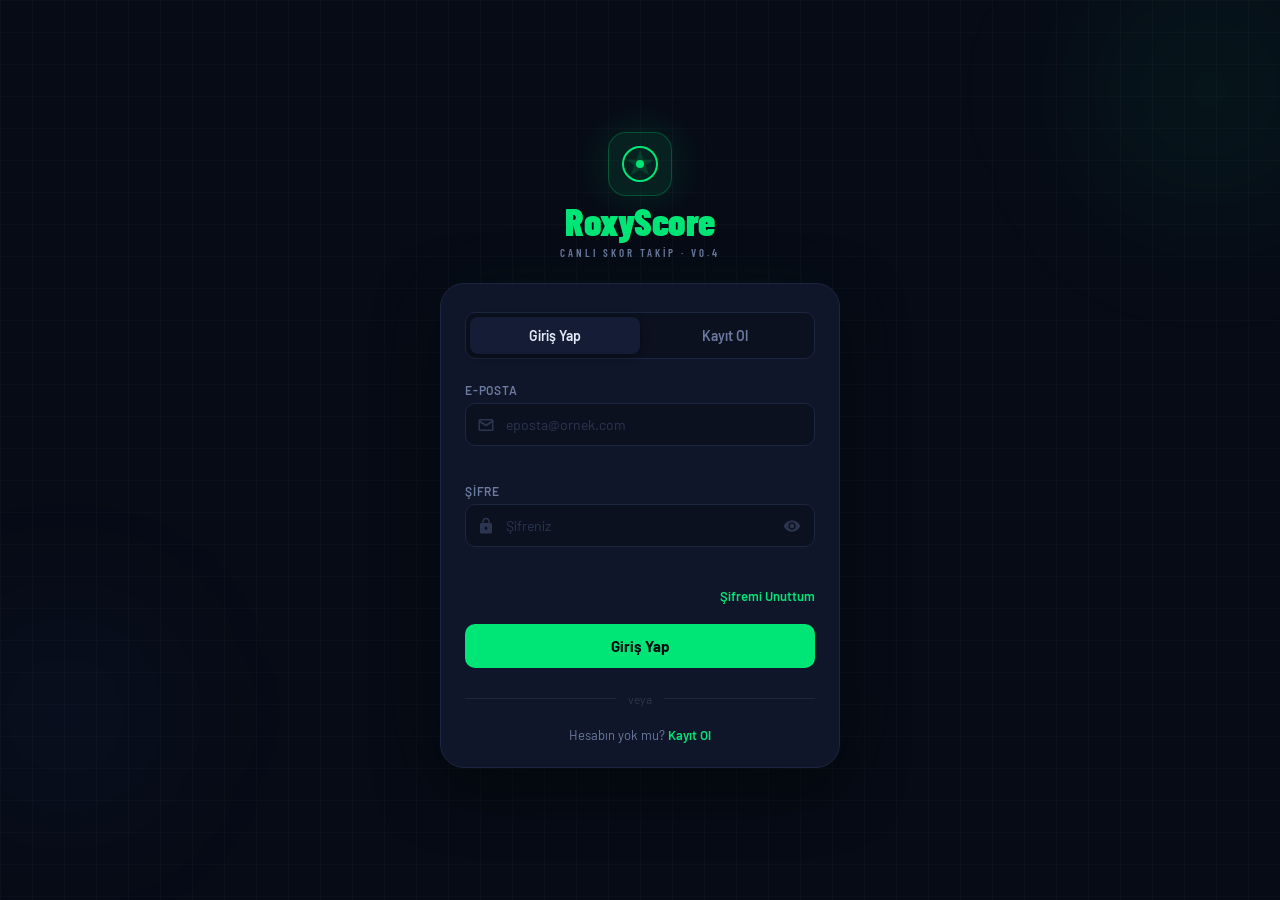
<file: team.html>
<!DOCTYPE html>
<html lang="tr">
<head>
  <meta charset="UTF-8"/>
  <meta name="apple-mobile-web-app-capable" content="yes"/>
  <meta name="apple-mobile-web-app-status-bar-style" content="black-translucent"/>
  <meta name="theme-color" content="#070b16"/>
  <meta name="viewport" content="width=device-width,initial-scale=1.0,maximum-scale=1.0,user-scalable=no"/>
  <title>Takım — RoxyScore</title>
  <link rel="stylesheet" href="shared.css"/>
  <link rel="stylesheet" href="team.css"/>
  <link href="https://fonts.googleapis.com/css2?family=Barlow+Condensed:wght@400;600;700;800;900&family=Barlow:wght@400;500;600&display=swap" rel="stylesheet"/>
  <link rel="manifest" href="manifest.json"/>
</head>
<body class="anim-up">

  <header class="topbar" id="topbar">
    <button class="back-btn" id="back-btn">
      <svg viewBox="0 0 24 24"><path d="M20 11H7.83l5.59-5.59L12 4l-8 8 8 8 1.41-1.41L7.83 13H20v-2z"/></svg>
    </button>
    <div class="topbar-center">
      <span class="topbar-league" id="topbar-league">—</span>
    </div>
    <button class="fav-toggle" id="fav-toggle">
      <svg viewBox="0 0 24 24"><path d="M12 17.27L18.18 21l-1.64-7.03L22 9.24l-7.19-.61L12 2 9.19 8.63 2 9.24l5.46 4.73L5.82 21z"/></svg>
    </button>
  </header>

  <div class="team-hero" id="team-hero">
    <div class="hero-bg" id="hero-bg"></div>
    <div class="hero-inner">
      <div class="hero-logo-wrap" id="hero-logo"></div>
      <div class="hero-info">
        <div class="hero-name"   id="hero-name">—</div>
        <div class="hero-league" id="hero-league">—</div>
      </div>
    </div>
  </div>

  <div class="tabs-wrap">
    <div class="tabs">
      <button class="tab active" data-tab="squad">Kadro</button>
      <button class="tab" data-tab="recent">Son Maçlar</button>
    </div>
    <div class="tab-line" id="tab-line"></div>
  </div>

  <div class="tab-content" id="tab-content"></div>

  <div id="toast-container"></div>
  <script src="config.js"></script>
  <script src="data.js"></script>
  <script src="shared.js"></script>
  <script src="team.js"></script>
</body>
</html>
</file>
<file: shared.css>
/* ================================================
   RoxyScore — shared.css  v0.3
   Sayfa animasyonları + CSS logo sistemi
   ================================================ */

/* ── SAYFA GİRİŞ ── */
@keyframes pageIn      { from { opacity:0; transform:translateX(20px); }  to { opacity:1; transform:none; } }
@keyframes pageInLeft  { from { opacity:0; transform:translateX(-20px); } to { opacity:1; transform:none; } }
@keyframes pageInUp    { from { opacity:0; transform:translateY(18px); }  to { opacity:1; transform:none; } }

body                { animation: pageIn     .26s cubic-bezier(.4,0,.2,1) both; }
body.anim-left      { animation: pageInLeft .26s cubic-bezier(.4,0,.2,1) both; }
body.anim-up        { animation: pageInUp   .26s cubic-bezier(.4,0,.2,1) both; }

/* ── SAYFA ÇIKIŞ ── */
body.page-exit {
  opacity: 0 !important;
  transform: translateX(-20px) !important;
  transition: opacity .19s ease, transform .19s ease !important;
  pointer-events: none !important;
  animation: none !important;
}
body.page-exit-right {
  opacity: 0 !important;
  transform: translateX(20px) !important;
  transition: opacity .19s ease, transform .19s ease !important;
  pointer-events: none !important;
  animation: none !important;
}

/* ── CSS TAKIM LOGOSU ──
   Kullanım: buildLogo(teamId, size) fonksiyonu ile oluşturulur
   Firebase'e geçişte buildLogo() → <img> döndürecek
── */
.tl {
  border-radius: 8px;
  background: var(--tc, #1e2740);
  border: 1px solid rgba(255,255,255,0.10);
  display: flex;
  align-items: center;
  justify-content: center;
  font-family: 'Barlow Condensed', sans-serif;
  font-weight: 900;
  color: rgba(255,255,255,0.90);
  letter-spacing: -0.5px;
  flex-shrink: 0;
  position: relative;
  overflow: hidden;
  user-select: none;
}
.tl::after {
  content: '';
  position: absolute;
  bottom: 0; left: 0; right: 0;
  height: 3px;
  background: var(--tc2, rgba(255,255,255,0.15));
}
.tl-xs  { width:22px;  height:22px;  font-size:8px;  border-radius:5px; }
.tl-sm  { width:32px;  height:32px;  font-size:12px; border-radius:8px; }
.tl-md  { width:44px;  height:44px;  font-size:16px; border-radius:11px; }
.tl-lg  { width:60px;  height:60px;  font-size:22px; border-radius:14px; }
.tl-xl  { width:72px;  height:72px;  font-size:26px; border-radius:16px; }

/* ── TOAST (global) ── */
#toast-container {
  position: fixed;
  top: 60px;
  left: 50%;
  transform: translateX(-50%);
  z-index: 9999;
  display: flex;
  flex-direction: column;
  gap: 8px;
  width: calc(100% - 32px);
  max-width: 380px;
  pointer-events: none;
}
.toast {
  background: #141d35;
  border: 1px solid #263050;
  border-left: 4px solid #00e676;
  border-radius: 12px;
  padding: 12px 16px;
  display: flex;
  align-items: center;
  gap: 10px;
  box-shadow: 0 8px 30px rgba(0,0,0,.55);
  animation: toastIn .28s cubic-bezier(.4,0,.2,1) both;
  pointer-events: all;
}
.toast.neutral  { border-left-color: #6b7a9e; }
.toast.yellow-card { border-left-color: #ffd600; }
.toast.red-card    { border-left-color: #ff3d57; }
.toast.goal        { border-left-color: #00e676; }
.toast-icon  { font-size: 20px; flex-shrink: 0; }
.toast-title { font-family:'Barlow Condensed',sans-serif; font-size:14px; font-weight:800; color:#e4eaf8; }
.toast-sub   { font-size:11px; color:#6b7a9e; margin-top:2px; }
@keyframes toastIn { from{opacity:0;transform:translateY(-10px)} to{opacity:1;transform:none} }
</file>
<file: index.css>
:root{
  --bg:#070b16;--bg2:#0c1120;--card:#0f1629;--card2:#141d35;
  --border:#1c2640;--green:#00e676;--green-dim:rgba(0,230,118,.1);
  --red:#ff3d57;--text:#e4eaf8;--sub:#6b7a9e;--muted:#2c3550;
  --font-h:'Barlow Condensed',sans-serif;--font-b:'Barlow',sans-serif;
  --ease:cubic-bezier(.4,0,.2,1);
}
*{margin:0;padding:0;box-sizing:border-box;-webkit-tap-highlight-color:transparent}
html{height:100%;background:var(--bg)}
body{min-height:100%;display:flex;flex-direction:column;align-items:center;justify-content:center;padding:20px 16px;gap:24px;font-family:var(--font-b);color:var(--text);background:var(--bg);overflow-y:auto}

.bg-glow{position:fixed;border-radius:50%;pointer-events:none;z-index:0;filter:blur(80px)}
.g1{width:300px;height:300px;background:radial-gradient(circle,rgba(0,230,118,.12),transparent 70%);top:-60px;right:-80px}
.g2{width:250px;height:250px;background:radial-gradient(circle,rgba(59,139,250,.1),transparent 70%);bottom:60px;left:-60px}
.bg-grid{position:fixed;inset:0;z-index:0;background-image:linear-gradient(rgba(255,255,255,.02) 1px,transparent 1px),linear-gradient(90deg,rgba(255,255,255,.02) 1px,transparent 1px);background-size:32px 32px;pointer-events:none}

.logo-wrap{position:relative;z-index:1;display:flex;flex-direction:column;align-items:center;gap:6px;animation:fadeDown .6s ease both}
.logo-icon{width:64px;height:64px;background:var(--green-dim);border:1px solid rgba(0,230,118,.25);border-radius:18px;display:flex;align-items:center;justify-content:center;box-shadow:0 0 40px rgba(0,230,118,.15)}
.logo-text{font-family:var(--font-h);font-size:38px;font-weight:900;letter-spacing:-.5px;line-height:1}
.lm{color:var(--green)}.la{color:var(--green)}
.logo-sub{font-family:var(--font-h);font-size:11px;font-weight:600;letter-spacing:3px;color:var(--sub);text-transform:uppercase}

.auth-card{position:relative;z-index:1;width:100%;max-width:400px;background:var(--card);border:1px solid var(--border);border-radius:24px;padding:28px 24px 24px;box-shadow:0 20px 60px rgba(0,0,0,.5),0 0 80px rgba(0,230,118,.04);animation:fadeUp .6s .1s ease both}

.tabs{display:flex;background:var(--bg2);border-radius:10px;padding:4px;margin-bottom:24px;border:1px solid var(--border)}
.tab{flex:1;background:none;border:none;color:var(--sub);font-family:var(--font-b);font-size:14px;font-weight:600;padding:10px 8px;border-radius:8px;cursor:pointer;transition:.2s}
.tab.active{background:var(--card2);color:var(--text);box-shadow:0 2px 8px rgba(0,0,0,.4)}

.auth-form{display:none;flex-direction:column;gap:16px}
.auth-form.active{display:flex}

.fg{display:flex;flex-direction:column;gap:6px}
.fg label{font-size:12px;font-weight:600;color:var(--sub);text-transform:uppercase;letter-spacing:.8px}
.iw{position:relative;display:flex;align-items:center}
.iw input{width:100%;background:var(--bg2);border:1.5px solid var(--border);border-radius:10px;color:var(--text);font-family:var(--font-b);font-size:14px;padding:12px 40px 12px 40px;outline:none;transition:.2s;-webkit-appearance:none}
.iw input::placeholder{color:var(--muted)}
.iw input:focus{border-color:var(--green);background:rgba(0,230,118,.04);box-shadow:0 0 0 3px rgba(0,230,118,.1)}
.iw input.error{border-color:var(--red)}
.ii{position:absolute;left:12px;width:18px;height:18px;fill:var(--muted);pointer-events:none;transition:.2s}
.iw:focus-within .ii{fill:var(--green)}
.eye{position:absolute;right:10px;background:none;border:none;cursor:pointer;padding:4px;display:flex}
.eye svg{width:18px;height:18px;fill:var(--muted);transition:.2s}
.eye:hover svg{fill:var(--sub)}

.fe{font-size:12px;color:var(--red);min-height:16px;padding-left:2px;opacity:0;transition:.2s}
.fe.show{opacity:1}

.strength-wrap{display:flex;align-items:center;gap:8px;margin-top:2px}
.strength-bar{flex:1;height:4px;background:var(--border);border-radius:99px;overflow:hidden}
.strength-fill{height:100%;width:0;border-radius:99px;transition:width .3s,background .3s}
.strength-label{font-size:11px;font-weight:600;min-width:48px}

.forgot-hdr{display:flex;align-items:flex-start;gap:12px;margin-bottom:4px}
.back-sm{background:var(--bg2);border:1px solid var(--border);border-radius:10px;width:36px;height:36px;display:flex;align-items:center;justify-content:center;cursor:pointer;flex-shrink:0;transition:.2s}
.back-sm:hover{border-color:var(--green)}
.back-sm svg{width:20px;height:20px;fill:var(--text)}
.forgot-title{font-family:var(--font-h);font-size:22px;font-weight:800}
.forgot-desc{font-size:13px;color:var(--sub);margin-top:2px}

.btn-primary{width:100%;background:var(--green);border:none;border-radius:10px;color:#040b12;font-family:var(--font-b);font-size:15px;font-weight:700;padding:13px;cursor:pointer;display:flex;align-items:center;justify-content:center;gap:8px;transition:.2s;margin-top:4px;position:relative;overflow:hidden}
.btn-primary:hover{filter:brightness(1.1);transform:translateY(-1px);box-shadow:0 6px 20px rgba(0,230,118,.3)}
.btn-primary:active{transform:none}
.btn-primary:disabled{opacity:.6;cursor:not-allowed;transform:none}
.bl{width:18px;height:18px;border:2px solid rgba(0,0,0,.25);border-top-color:#040b12;border-radius:50%;animation:spin .6s linear infinite}
.hidden{display:none!important}

.divider{position:relative;text-align:center;margin:4px 0}
.divider::before{content:'';position:absolute;top:50%;left:0;width:100%;height:1px;background:var(--border)}
.divider span{position:relative;z-index:1;background:var(--card);padding:0 12px;font-size:12px;color:var(--muted)}

.switch-hint{text-align:center;font-size:13px;color:var(--sub)}
.link-btn{background:none;border:none;color:var(--green);font-family:var(--font-b);font-size:13px;font-weight:600;cursor:pointer}

.modal-overlay{position:fixed;inset:0;z-index:999;background:rgba(4,9,20,.85);backdrop-filter:blur(6px);display:flex;align-items:center;justify-content:center;padding:24px;animation:fadeIn .2s ease}
.modal-overlay.hidden{display:none}
.modal-box{background:var(--card2);border:1px solid var(--border);border-radius:20px;padding:32px 24px;text-align:center;display:flex;flex-direction:column;align-items:center;gap:12px;max-width:300px;width:100%;animation:popIn .3s ease;box-shadow:0 20px 60px rgba(0,0,0,.6)}
.modal-icon{width:56px;height:56px;border-radius:50%;background:var(--green-dim);border:2px solid var(--green);display:flex;align-items:center;justify-content:center}
.modal-icon svg{width:28px;height:28px;fill:var(--green)}
.modal-title{font-family:var(--font-h);font-size:22px;font-weight:800}
.modal-desc{font-size:14px;color:var(--sub);line-height:1.5}
.modal-box .btn-primary{max-width:200px}

@keyframes fadeDown{from{opacity:0;transform:translateY(-16px)}to{opacity:1;transform:none}}
@keyframes fadeUp  {from{opacity:0;transform:translateY(20px)} to{opacity:1;transform:none}}
@keyframes fadeIn  {from{opacity:0}to{opacity:1}}
@keyframes popIn   {from{transform:scale(.9);opacity:0}to{transform:scale(1);opacity:1}}
@keyframes spin    {to{transform:rotate(360deg)}}
@keyframes shake   {0%,100%{transform:translateX(0)}25%{transform:translateX(-6px)}75%{transform:translateX(6px)}}
.shake{animation:shake .35s ease}
</file>
<file: favorites.css>
:root{
  --bg:#070b16;--bg2:#0c1120;--card:#0f1629;--card2:#141d35;
  --border:#1c2640;--border2:#263050;
  --green:#00e676;--green-dim:rgba(0,230,118,.1);
  --red:#ff3d57;--red-dim:rgba(255,61,87,.1);
  --yellow:#ffd600;--blue:#3b8bfa;
  --text:#e4eaf8;--sub:#6b7a9e;--muted:#2c3550;
  --top-h:52px;--tabs-h:46px;--nav-h:72px;
  --font-h:'Barlow Condensed',sans-serif;--font-b:'Barlow',sans-serif;
  --ease:cubic-bezier(.4,0,.2,1);
}
*{margin:0;padding:0;box-sizing:border-box;-webkit-tap-highlight-color:transparent}
html,body{height:100%;overflow:hidden;background:var(--bg);color:var(--text);font-family:var(--font-b)}

/* TOPBAR */
.topbar{position:fixed;top:0;left:0;right:0;z-index:100;height:var(--top-h);background:var(--bg);border-bottom:1px solid var(--border);display:flex;align-items:center;justify-content:space-between;padding:0 12px}
.back-btn{background:var(--card);border:1px solid var(--border);border-radius:10px;width:36px;height:36px;display:flex;align-items:center;justify-content:center;cursor:pointer;transition:.2s}
.back-btn:hover{border-color:var(--green)}.back-btn svg{width:20px;height:20px;fill:var(--text)}
.topbar-center{flex:1;text-align:center}
.topbar-title{font-family:var(--font-h);font-size:18px;font-weight:800}

/* TABS */
.tabs-wrap{position:fixed;top:var(--top-h);left:0;right:0;z-index:90;background:var(--bg2);border-bottom:1px solid var(--border);height:var(--tabs-h);display:flex;position:fixed}
.ftab{flex:1;background:none;border:none;color:var(--sub);font-family:var(--font-b);font-size:13px;font-weight:600;cursor:pointer;transition:color .2s;position:relative;z-index:1}
.ftab.active{color:var(--green)}
.ftab-line{position:absolute;bottom:0;height:2px;background:var(--green);border-radius:99px;transition:left .25s var(--ease),width .25s var(--ease)}

/* CONTENT */
.fav-content{position:fixed;top:calc(var(--top-h) + var(--tabs-h));bottom:var(--nav-h);left:0;right:0;overflow-y:auto;scrollbar-width:none;padding:16px;-webkit-overflow-scrolling:touch}
.fav-content::-webkit-scrollbar{display:none}
.fade-in{animation:fadeIn .22s ease}
@keyframes fadeIn{from{opacity:0;transform:translateY(6px)}to{opacity:1;transform:none}}

/* TEAM GRID */
.team-grid{display:grid;grid-template-columns:1fr 1fr;gap:10px}
.team-card{background:var(--card);border:1px solid var(--border);border-radius:16px;padding:16px;display:flex;flex-direction:column;align-items:center;gap:8px;position:relative;cursor:pointer;transition:border-color .2s}
.team-card:hover{border-color:var(--border2)}
.team-card-name{font-family:var(--font-h);font-size:16px;font-weight:800;text-align:center;line-height:1.2}
.team-card-league{font-size:11px;color:var(--sub);text-align:center}
.team-card-remove{position:absolute;top:8px;right:8px;background:var(--red-dim);border:1px solid rgba(255,61,87,.25);border-radius:8px;width:26px;height:26px;display:flex;align-items:center;justify-content:center;cursor:pointer;transition:.2s}
.team-card-remove:hover{border-color:var(--red)}.team-card-remove svg{width:13px;height:13px;fill:var(--red)}
.team-card-detail{background:var(--green-dim);border:1px solid rgba(0,230,118,.25);border-radius:99px;color:var(--green);font-family:var(--font-b);font-size:11px;font-weight:700;padding:4px 14px;cursor:pointer;transition:.2s}
.team-card-detail:hover{background:rgba(0,230,118,.2)}

/* NOTIF LIST */
.notif-list{display:flex;flex-direction:column;gap:8px}
.notif-item{background:var(--card);border:1px solid var(--border);border-radius:14px;padding:12px 14px;display:flex;align-items:center;gap:10px;cursor:pointer;transition:border-color .15s;position:relative}
.notif-item:hover{border-color:var(--border2)}
.notif-item.live{border-left:3px solid var(--red)}
.notif-info{display:flex;flex-direction:column;gap:2px;flex:1;min-width:0}
.notif-teams{font-family:var(--font-h);font-size:14px;font-weight:700;white-space:nowrap;overflow:hidden;text-overflow:ellipsis}
.notif-league{font-size:11px;color:var(--sub)}
.notif-status{font-size:10px;font-weight:700;padding:2px 8px;border-radius:99px;align-self:flex-start;margin-top:3px}
.s-live{background:var(--red-dim);color:var(--red)}
.s-upcoming{background:var(--green-dim);color:var(--green)}
.s-finished{background:var(--muted);color:var(--sub)}
.notif-remove{background:none;border:none;cursor:pointer;padding:4px;flex-shrink:0}
.notif-remove svg{width:16px;height:16px;fill:var(--muted);transition:.2s}
.notif-remove:hover svg{fill:var(--red)}

/* EMPTY */
.empty-fav{display:flex;flex-direction:column;align-items:center;justify-content:center;gap:12px;padding:60px 24px;color:var(--sub);text-align:center}
.empty-fav .ef-icon{font-size:48px}
.empty-fav h3{font-family:var(--font-h);font-size:20px;font-weight:700}
.empty-fav p{font-size:13px;color:var(--muted);max-width:220px;line-height:1.5}
.empty-fav-btn{background:var(--green-dim);border:1px solid rgba(0,230,118,.3);color:var(--green);font-family:var(--font-b);font-size:13px;font-weight:600;padding:10px 20px;border-radius:99px;cursor:pointer;transition:.2s}
.empty-fav-btn:hover{background:rgba(0,230,118,.2)}

/* BOTTOM NAV */
.bottom-nav{position:fixed;bottom:0;left:0;right:0;z-index:200;height:var(--nav-h);background:var(--bg2);border-top:1px solid var(--border);display:flex;align-items:center;justify-content:space-around;padding:0 8px;padding-bottom:env(safe-area-inset-bottom,0)}
.nav-btn{display:flex;flex-direction:column;align-items:center;gap:4px;background:none;border:none;cursor:pointer;color:var(--sub);padding:8px 10px;border-radius:12px;transition:.2s;flex:1}
.nav-btn:hover,.nav-btn.nav-active{color:var(--green)}
.nav-btn.nav-active{color:var(--green)}
.nav-btn svg{width:22px;height:22px;fill:currentColor}
.nav-btn span{font-size:10px;font-weight:600;letter-spacing:.3px}
.nav-center{display:flex;flex-direction:column;align-items:center;gap:4px;background:none;border:none;cursor:pointer;padding:0 10px;flex:0 0 auto}
.nav-center-inner{width:56px;height:56px;border-radius:18px;background:var(--green);display:flex;align-items:center;justify-content:center;box-shadow:0 0 0 4px rgba(0,230,118,.15),0 0 24px rgba(0,230,118,.4);transition:.2s;position:relative;top:-10px}
.nav-center-inner svg{width:26px;height:26px;fill:#040b12}
.nav-center span{font-size:10px;font-weight:700;color:var(--green);letter-spacing:.3px;margin-top:-6px}
.nav-center:hover .nav-center-inner{transform:translateY(-2px)}

/* TOAST */
#toast-container{position:fixed;top:60px;left:50%;transform:translateX(-50%);z-index:9999;display:flex;flex-direction:column;gap:8px;width:calc(100% - 32px);max-width:380px;pointer-events:none}
.toast{background:var(--card2);border:1px solid var(--border2);border-left:4px solid var(--green);border-radius:12px;padding:12px 16px;display:flex;align-items:center;gap:10px;box-shadow:0 8px 30px rgba(0,0,0,.5);pointer-events:all}
.toast.neutral{border-left-color:var(--sub)}
.toast-icon{font-size:20px}
.toast-body .toast-title{font-family:var(--font-h);font-size:14px;font-weight:800}
.toast-body .toast-sub{font-size:11px;color:var(--sub)}
</file>
<file: home.css>
:root{
  --bg:#070b16;--bg2:#0c1120;--card:#0f1629;--card2:#141d35;
  --border:#1c2640;--border2:#263050;
  --green:#00e676;--green-dim:rgba(0,230,118,.1);--green-glow:rgba(0,230,118,.25);
  --red:#ff3d57;--red-dim:rgba(255,61,87,.1);
  --yellow:#ffd600;--blue:#3b8bfa;
  --text:#e4eaf8;--sub:#6b7a9e;--muted:#2c3550;
  --nav-h:72px;--top-h:52px;--date-h:68px;--pill-h:48px;
  --font-h:'Barlow Condensed',sans-serif;--font-b:'Barlow',sans-serif;
  --ease:cubic-bezier(.4,0,.2,1);
}
*{margin:0;padding:0;box-sizing:border-box;-webkit-tap-highlight-color:transparent}
html,body{height:100%;overflow:hidden;background:var(--bg);color:var(--text);font-family:var(--font-b)}

/* TOPBAR */
.topbar{position:fixed;top:0;left:0;right:0;z-index:100;height:var(--top-h);background:var(--bg);border-bottom:1px solid var(--border);display:flex;align-items:center;justify-content:space-between;padding:0 16px}
.logo-mark{font-family:var(--font-h);font-size:20px;font-weight:900;background:var(--green);color:#040b12;width:32px;height:32px;border-radius:8px;display:flex;align-items:center;justify-content:center;letter-spacing:-1px}
.logo-mark span{opacity:.6}
.topbar-center{display:flex;align-items:center;gap:8px}
.topbar-title{font-family:var(--font-h);font-weight:800;font-size:20px}
.version-badge{background:var(--green-dim);border:1px solid rgba(0,230,118,.3);color:var(--green);font-size:10px;font-weight:700;padding:2px 8px;border-radius:99px;letter-spacing:.5px}
.icon-btn{background:var(--card);border:1px solid var(--border);border-radius:10px;width:36px;height:36px;display:flex;align-items:center;justify-content:center;cursor:pointer;position:relative;transition:.2s}
.icon-btn:hover{border-color:var(--green)}
.icon-btn svg{width:20px;height:20px;fill:var(--sub)}
.notif-dot{position:absolute;top:7px;right:7px;width:7px;height:7px;border-radius:50%;background:var(--red);border:1.5px solid var(--bg)}
.notif-dot.hidden{display:none}

/* DATE STRIP */
.date-strip-wrap{position:fixed;top:var(--top-h);left:0;right:0;z-index:99;height:var(--date-h);background:var(--bg2);border-bottom:1px solid var(--border);overflow:hidden}
.date-strip{height:100%;display:flex;align-items:center;overflow-x:auto;scrollbar-width:none;gap:6px;padding:0 16px;-webkit-overflow-scrolling:touch}
.date-strip::-webkit-scrollbar{display:none}
.date-item{flex-shrink:0;display:flex;flex-direction:column;align-items:center;gap:3px;padding:8px 14px;border-radius:12px;cursor:pointer;border:1.5px solid transparent;transition:.2s var(--ease);min-width:56px;background:transparent;color:var(--text);font-family:var(--font-b)}
.date-item .day-name{font-size:10px;font-weight:600;color:var(--sub);text-transform:uppercase;letter-spacing:.8px}
.date-item .day-num{font-family:var(--font-h);font-size:22px;font-weight:800;line-height:1}
.date-item .match-count{font-size:10px;color:var(--sub);background:var(--muted);padding:1px 6px;border-radius:99px}
.date-item.today .day-name{color:var(--green)}
.date-item.active{background:var(--green-dim);border-color:var(--green)}
.date-item.active .day-name,.date-item.active .day-num{color:var(--green)}
.date-item.active .match-count{background:rgba(0,230,118,.2);color:var(--green)}

/* PILLS */
.filter-pills{position:fixed;z-index:98;top:calc(var(--top-h) + var(--date-h));left:0;right:0;height:var(--pill-h);display:flex;align-items:center;gap:8px;padding:0 16px;background:var(--bg);border-bottom:1px solid var(--border);overflow-x:auto;scrollbar-width:none}
.filter-pills::-webkit-scrollbar{display:none}
.pill{flex-shrink:0;background:var(--card);border:1.5px solid var(--border);border-radius:99px;color:var(--sub);font-family:var(--font-b);font-size:13px;font-weight:600;padding:6px 16px;cursor:pointer;transition:.2s;white-space:nowrap;display:flex;align-items:center;gap:6px}
.pill.active{background:var(--green-dim);border-color:var(--green);color:var(--green)}
.live-dot-pill{width:7px;height:7px;border-radius:50%;background:var(--red);animation:pulseRed 1.4s ease infinite}

/* FAV STRIP */
.fav-strip-block{position:fixed;left:0;right:0;z-index:95;background:var(--bg);border-bottom:1px solid rgba(255,214,0,.15)}
.fav-strip-label{font-family:var(--font-h);font-size:10px;font-weight:800;text-transform:uppercase;letter-spacing:1.5px;color:var(--yellow);padding:8px 16px 2px;display:flex;align-items:center;gap:6px}
.fav-strip-label::before{content:'';width:6px;height:6px;border-radius:50%;background:var(--yellow);display:inline-block}
.fav-strip{display:flex;overflow-x:auto;scrollbar-width:none;gap:8px;padding:4px 16px 10px;-webkit-overflow-scrolling:touch}
.fav-strip::-webkit-scrollbar{display:none}
.fav-mc{flex-shrink:0;background:var(--card);border:1px solid var(--border);border-radius:12px;padding:8px 12px;display:flex;flex-direction:column;gap:4px;cursor:pointer;min-width:160px;transition:border-color .2s;position:relative}
.fav-mc:hover{border-color:rgba(255,214,0,.4)}
.fav-mc.live{border-left:3px solid var(--red)}
.fav-mc-teams{display:flex;align-items:center;justify-content:space-between;gap:6px}
.fav-mc-team{display:flex;align-items:center;gap:5px}
.fav-mc-name{font-family:var(--font-h);font-size:11px;font-weight:700;white-space:nowrap;overflow:hidden;text-overflow:ellipsis;max-width:52px}
.fav-mc-score{font-family:var(--font-h);font-size:18px;font-weight:900;color:var(--text);letter-spacing:-1px;text-align:center;flex-shrink:0}
.fav-mc-status{font-size:9px;font-weight:700;text-transform:uppercase;letter-spacing:.5px;text-align:center}
.fav-mc-status.live{color:var(--red)}
.fav-mc-status.upcoming{color:var(--green)}
.fav-mc-status.finished{color:var(--sub)}
.fav-mc-remove{position:absolute;top:4px;right:4px;width:16px;height:16px;display:flex;align-items:center;justify-content:center;background:rgba(255,255,255,.06);border-radius:50%;cursor:pointer}
.fav-mc-remove svg{width:10px;height:10px;fill:var(--muted)}
.fav-mc-remove:hover svg{fill:var(--red)}

/* MATCH LIST */
.match-list{position:fixed;left:0;right:0;overflow-y:auto;scrollbar-width:none;padding:0 0 8px;-webkit-overflow-scrolling:touch}
.match-list::-webkit-scrollbar{display:none}

/* LEAGUE GROUP */
.league-group{margin-bottom:2px}
.league-header{display:flex;align-items:center;gap:10px;padding:10px 16px;position:sticky;top:0;z-index:10;background:var(--bg2);border-top:1px solid var(--border);border-bottom:1px solid var(--border);cursor:pointer;transition:.15s}
.league-header:hover{background:#111826}
.league-flag{font-size:18px;flex-shrink:0;width:24px;text-align:center}
.league-name{font-family:var(--font-h);font-size:14px;font-weight:700;text-transform:uppercase;letter-spacing:.5px;flex:1}
.league-country{font-size:11px;color:var(--sub)}
.league-count{font-size:11px;font-weight:600;background:var(--muted);color:var(--sub);padding:2px 8px;border-radius:99px}
.league-toggle{width:18px;height:18px;fill:var(--sub);transition:transform .25s;flex-shrink:0}
.league-group.collapsed .league-toggle{transform:rotate(-90deg)}
.league-group.collapsed .league-matches{display:none}

/* MATCH CARD */
.match-card{display:grid;grid-template-columns:1fr auto 1fr;align-items:center;padding:11px 16px;border-bottom:1px solid rgba(255,255,255,.03);cursor:pointer;transition:background .15s;gap:8px;position:relative}
.match-card:hover{background:rgba(255,255,255,.025)}
.match-card.live{background:rgba(255,61,87,.03)}
.match-card.live::before{content:'';position:absolute;left:0;top:0;bottom:0;width:3px;background:var(--red);box-shadow:0 0 8px var(--red)}

/* TEAM SIDE */
.team{display:flex;align-items:center;gap:7px}
.team.away{flex-direction:row-reverse}
.team-name-wrap{display:flex;flex-direction:column;gap:2px}
.team-name{font-family:var(--font-h);font-size:15px;font-weight:700;white-space:nowrap;overflow:hidden;text-overflow:ellipsis;max-width:88px;cursor:pointer;transition:color .15s}
.team-name:hover{color:var(--green)}
.team.away .team-name{text-align:right}

/* team fav star */
.team-fav{background:none;border:none;cursor:pointer;padding:2px;display:none}
.match-notif{display:none}

/* ── AKSIYON ŞERIT (favori butonları) ── */
.card-actions{
  display:flex;align-items:center;gap:6px;
  padding:8px 12px 10px;
  border-top:1px solid rgba(255,255,255,.04);
}
.team-star{
  flex:1;
  display:flex;align-items:center;justify-content:center;gap:5px;
  background:rgba(255,255,255,.04);
  border:1px solid var(--border);
  border-radius:8px;
  padding:6px 8px;
  cursor:pointer;
  color:var(--sub);
  font-family:var(--font-b);font-size:11px;font-weight:600;
  transition:.18s;
  min-width:0;
}
.team-star svg{width:13px;height:13px;fill:var(--muted);flex-shrink:0;transition:.18s}
.team-star span{overflow:hidden;text-overflow:ellipsis;white-space:nowrap;max-width:60px}
.team-star:hover{background:rgba(255,214,0,.08);border-color:rgba(255,214,0,.3);color:var(--yellow)}
.team-star:hover svg{fill:var(--yellow)}
.team-star.active{background:rgba(255,214,0,.1);border-color:rgba(255,214,0,.4);color:var(--yellow)}
.team-star.active svg{fill:var(--yellow)}

.match-bell{
  flex:0 0 auto;
  display:flex;align-items:center;justify-content:center;gap:5px;
  background:rgba(255,255,255,.04);
  border:1px solid var(--border);
  border-radius:8px;
  padding:6px 10px;
  cursor:pointer;
  color:var(--sub);
  font-family:var(--font-b);font-size:11px;font-weight:600;
  transition:.18s;
  white-space:nowrap;
}
.match-bell svg{width:13px;height:13px;fill:var(--muted);transition:.18s}
.match-bell:hover{background:rgba(59,139,250,.08);border-color:rgba(59,139,250,.35);color:var(--blue)}
.match-bell:hover svg{fill:var(--blue)}
.match-bell.active{background:rgba(59,139,250,.12);border-color:rgba(59,139,250,.45);color:var(--blue)}
.match-bell.active svg{fill:var(--blue)}

/* SCORE */
.score-block{display:flex;flex-direction:column;align-items:center;gap:4px;min-width:72px}
.score-nums{display:flex;align-items:center;gap:2px}
.score-num{font-family:var(--font-h);font-size:26px;font-weight:900;width:28px;text-align:center;line-height:1}
.score-sep{font-family:var(--font-h);font-size:20px;font-weight:700;color:var(--sub);line-height:1;padding:0 2px}
.score-status{font-size:10px;font-weight:700;padding:2px 8px;border-radius:99px;letter-spacing:.5px;text-transform:uppercase}
.status-live{background:var(--red-dim);color:var(--red);animation:pulseRed 1.5s ease infinite}
.status-finished{background:var(--muted);color:var(--sub)}
.status-upcoming{background:var(--green-dim);color:var(--green)}

/* match notif bell */


/* EMPTY */
.empty-state{display:flex;flex-direction:column;align-items:center;justify-content:center;gap:12px;padding:60px 24px;color:var(--sub);text-align:center}
.empty-state svg{width:48px;height:48px;fill:var(--muted)}
.empty-state h3{font-family:var(--font-h);font-size:20px;font-weight:700;color:var(--sub)}
.empty-state p{font-size:13px;color:var(--muted)}

/* BOTTOM NAV */
.bottom-nav{position:fixed;bottom:0;left:0;right:0;z-index:200;height:var(--nav-h);background:var(--bg2);border-top:1px solid var(--border);display:flex;align-items:center;justify-content:space-around;padding:0 8px;padding-bottom:env(safe-area-inset-bottom,0)}
.nav-btn{display:flex;flex-direction:column;align-items:center;gap:4px;background:none;border:none;cursor:pointer;color:var(--sub);padding:8px 10px;border-radius:12px;transition:.2s;flex:1}
.nav-btn:hover,.nav-btn.active{color:var(--text)}
.nav-btn svg{width:22px;height:22px;fill:currentColor}.nav-btn span{font-size:10px;font-weight:600;letter-spacing:.3px}
.nav-center{display:flex;flex-direction:column;align-items:center;gap:4px;background:none;border:none;cursor:pointer;position:relative;padding:0 10px;flex:0 0 auto}
.nav-center-inner{width:56px;height:56px;border-radius:18px;background:var(--green);display:flex;align-items:center;justify-content:center;box-shadow:0 0 0 4px rgba(0,230,118,.15),0 0 24px rgba(0,230,118,.4),0 4px 16px rgba(0,0,0,.5);transition:.2s;position:relative;top:-10px}
.nav-center-inner svg{width:26px;height:26px;fill:#040b12}
.nav-center:hover .nav-center-inner{transform:translateY(-2px);box-shadow:0 0 0 6px rgba(0,230,118,.2),0 0 32px rgba(0,230,118,.5)}
.nav-center span{font-size:10px;font-weight:700;color:var(--green);letter-spacing:.3px;margin-top:-6px}

/* DRAWER */
.drawer-overlay{position:fixed;inset:0;z-index:500;background:rgba(4,9,22,.75);backdrop-filter:blur(4px);opacity:0;pointer-events:none;transition:opacity .3s}
.drawer-overlay.open{opacity:1;pointer-events:all}
.drawer{position:fixed;top:0;left:0;bottom:0;z-index:501;width:min(82vw,300px);background:var(--card);border-right:1px solid var(--border2);display:flex;flex-direction:column;transform:translateX(-100%);transition:transform .3s var(--ease);overflow-y:auto;scrollbar-width:none;box-shadow:20px 0 60px rgba(0,0,0,.6)}
.drawer.open{transform:translateX(0)}
.drawer-header{display:flex;align-items:center;justify-content:space-between;padding:16px 16px 12px;border-bottom:1px solid var(--border)}
.drawer-logo{font-family:var(--font-h);font-size:28px;font-weight:900}
.logo-main{color:var(--text)}.logo-accent{color:var(--green)}
.drawer-close{background:var(--bg2);border:1px solid var(--border);border-radius:10px;width:34px;height:34px;display:flex;align-items:center;justify-content:center;cursor:pointer}
.drawer-close svg{width:18px;height:18px;fill:var(--sub)}
.drawer-user{display:flex;align-items:center;gap:12px;padding:16px}
.drawer-avatar{width:44px;height:44px;border-radius:14px;background:var(--green-dim);border:1.5px solid var(--green);color:var(--green);font-family:var(--font-h);font-size:22px;font-weight:800;display:flex;align-items:center;justify-content:center;flex-shrink:0}
.drawer-email{font-size:13px;font-weight:600;word-break:break-all}
.drawer-badge{display:inline-block;margin-top:4px;font-size:10px;font-weight:700;background:var(--green-dim);color:var(--green);border:1px solid rgba(0,230,118,.3);border-radius:99px;padding:1px 8px;letter-spacing:1px}
.drawer-divider{height:1px;background:var(--border);margin:4px 0}
.drawer-nav{display:flex;flex-direction:column;padding:8px 10px;gap:2px}
.drawer-item{display:flex;align-items:center;gap:12px;background:none;border:none;color:var(--sub);font-family:var(--font-b);font-size:15px;font-weight:500;padding:12px 14px;border-radius:12px;cursor:pointer;text-align:left;width:100%;transition:.2s}
.drawer-item svg{width:20px;height:20px;fill:currentColor;flex-shrink:0}
.drawer-item:hover{background:var(--card2);color:var(--text)}
.drawer-item.active{background:var(--green-dim);color:var(--green);font-weight:600}
.drawer-item.logout{color:var(--red);margin-top:auto}
.drawer-item.logout:hover{background:var(--red-dim)}

/* SEARCH */
.search-overlay{position:fixed;inset:0;z-index:600;background:rgba(4,9,22,.95);backdrop-filter:blur(8px);display:flex;flex-direction:column;padding:16px;animation:fadeIn .2s ease}
.search-overlay.hidden{display:none}
.search-box{display:flex;flex-direction:column;gap:12px}
.search-input-wrap{display:flex;align-items:center;gap:10px;background:var(--card2);border:1.5px solid var(--border2);border-radius:14px;padding:12px 14px}
.search-input-wrap svg{width:20px;height:20px;fill:var(--sub);flex-shrink:0}
.search-input-wrap input{flex:1;background:none;border:none;outline:none;color:var(--text);font-family:var(--font-b);font-size:16px}
.search-input-wrap input::placeholder{color:var(--sub)}
#search-close{background:none;border:none;cursor:pointer;padding:4px}
#search-close svg{width:20px;height:20px;fill:var(--sub)}
.search-results{display:flex;flex-direction:column;gap:4px;overflow-y:auto;max-height:calc(100vh - 100px);scrollbar-width:none}
.search-results::-webkit-scrollbar{display:none}
.search-hint{color:var(--sub);font-size:14px;text-align:center;padding:32px}
.search-section-label{font-family:var(--font-h);font-size:11px;font-weight:800;text-transform:uppercase;letter-spacing:1px;color:var(--sub);padding:12px 4px 6px}
.search-result-item{display:flex;align-items:center;gap:12px;background:var(--card2);border:1px solid var(--border);border-radius:12px;padding:12px;cursor:pointer;transition:.15s}
.search-result-item:hover{border-color:var(--green)}
.sr-info{flex:1}
.sr-name{font-family:var(--font-h);font-size:15px;font-weight:700}
.sr-sub{font-size:12px;color:var(--sub);margin-top:2px}
.sr-badge{font-size:10px;font-weight:700;padding:2px 8px;border-radius:99px;flex-shrink:0}
.sr-live{background:var(--red-dim);color:var(--red)}
.sr-finished{background:var(--muted);color:var(--sub)}
.sr-upcoming{background:var(--green-dim);color:var(--green)}

/* TOAST */
#toast-container{position:fixed;top:60px;left:50%;transform:translateX(-50%);z-index:9999;display:flex;flex-direction:column;gap:8px;width:calc(100% - 32px);max-width:380px;pointer-events:none}
.toast{background:var(--card2);border:1px solid var(--border2);border-left:4px solid var(--green);border-radius:12px;padding:12px 16px;display:flex;align-items:flex-start;gap:10px;box-shadow:0 8px 30px rgba(0,0,0,.5);animation:slideDown .3s var(--ease) both;pointer-events:all}
.toast.neutral{border-left-color:var(--sub)}
.toast.yellow-card{border-left-color:var(--yellow)}
.toast.red-card{border-left-color:var(--red)}
.toast-emoji{font-size:22px;flex-shrink:0}
.toast-body .toast-title{font-family:var(--font-h);font-size:15px;font-weight:800}
.toast-body .toast-sub{font-size:12px;color:var(--sub);margin-top:2px}

@keyframes slideDown{from{opacity:0;transform:translateY(-12px)}to{opacity:1;transform:translateY(0)}}
@keyframes fadeIn{from{opacity:0}to{opacity:1}}
@keyframes pulseRed{0%,100%{opacity:1}50%{opacity:.5}}
</file>
<file: match.css>
:root{
  --bg:#070b16;--bg2:#0c1120;--card:#0f1629;--card2:#141d35;
  --border:#1c2640;--border2:#263050;
  --green:#00e676;--green-dim:rgba(0,230,118,.1);
  --red:#ff3d57;--red-dim:rgba(255,61,87,.1);
  --yellow:#ffd600;--yellow-dim:rgba(255,214,0,.1);
  --blue:#3b8bfa;--text:#e4eaf8;--sub:#6b7a9e;--muted:#2c3550;
  --top-h:52px;--hero-h:230px;--tabs-h:46px;
  --font-h:'Barlow Condensed',sans-serif;--font-b:'Barlow',sans-serif;
  --ease:cubic-bezier(.4,0,.2,1);
}
*{margin:0;padding:0;box-sizing:border-box;-webkit-tap-highlight-color:transparent}
html,body{height:100%;background:var(--bg);color:var(--text);font-family:var(--font-b);overflow:hidden}

/* TOPBAR */
.topbar{position:fixed;top:0;left:0;right:0;z-index:100;height:var(--top-h);background:var(--bg);border-bottom:1px solid var(--border);display:flex;align-items:center;justify-content:space-between;padding:0 12px}
.back-btn{background:var(--card);border:1px solid var(--border);border-radius:10px;width:36px;height:36px;display:flex;align-items:center;justify-content:center;cursor:pointer;flex-shrink:0;transition:.2s}
.back-btn:hover{border-color:var(--green)}.back-btn svg{width:20px;height:20px;fill:var(--text)}
.topbar-center{flex:1;display:flex;flex-direction:column;align-items:center;gap:1px}
.topbar-league{font-family:var(--font-h);font-size:15px;font-weight:800;text-transform:uppercase;letter-spacing:.5px}
.topbar-date{font-size:11px;color:var(--sub)}
.icon-btn{background:var(--card);border:1px solid var(--border);border-radius:10px;width:36px;height:36px;display:flex;align-items:center;justify-content:center;cursor:pointer;flex-shrink:0;transition:.2s}
.icon-btn svg{width:18px;height:18px;fill:var(--sub);transition:.2s}
.icon-btn.active svg{fill:var(--blue)}.icon-btn.active{border-color:rgba(59,139,250,.4)}

/* HERO */
.hero{position:fixed;top:var(--top-h);left:0;right:0;height:var(--hero-h);display:flex;flex-direction:column;align-items:center;justify-content:center;padding:8px 16px 0;overflow:hidden;z-index:50}
.hero-bg{position:absolute;inset:0;border-bottom:1px solid var(--border)}
.live-badge{position:absolute;top:10px;left:50%;transform:translateX(-50%);background:var(--red-dim);border:1px solid var(--red);border-radius:99px;padding:3px 12px;font-family:var(--font-h);font-size:12px;font-weight:800;color:var(--red);letter-spacing:1.5px;display:flex;align-items:center;gap:6px;z-index:2}
.live-badge.hidden{display:none}
.live-dot{width:6px;height:6px;border-radius:50%;background:var(--red);animation:pulseLive 1.2s ease infinite}
.hero-teams{position:relative;z-index:2;display:flex;align-items:flex-start;justify-content:space-between;width:100%;gap:8px;margin-top:6px}
.hero-team{flex:1;display:flex;flex-direction:column;align-items:center;gap:6px}
.hero-logo .tl-lg{box-shadow:0 6px 24px rgba(0,0,0,.5)}
.hero-name{font-family:var(--font-h);font-size:13px;font-weight:800;text-align:center;text-transform:uppercase;letter-spacing:.3px;line-height:1.2;max-width:100px}
.fav-pill{display:flex;align-items:center;gap:4px;background:var(--card2);border:1px solid var(--border);border-radius:99px;padding:4px 10px;cursor:pointer;color:var(--sub);font-family:var(--font-b);font-size:11px;font-weight:600;transition:.2s}
.fav-pill svg{width:13px;height:13px;fill:var(--sub);transition:.2s}
.fav-pill.active,.fav-pill:hover{background:rgba(255,214,0,.08);border-color:rgba(255,214,0,.4);color:var(--yellow)}
.fav-pill.active svg{fill:var(--yellow)}
.hero-score-wrap{display:flex;flex-direction:column;align-items:center;gap:4px;flex-shrink:0}
.hero-score{font-family:var(--font-h);font-size:52px;font-weight:900;display:flex;align-items:center;gap:2px;line-height:1}
.hero-score span{min-width:30px;text-align:center}
.sd{color:var(--sub);font-size:38px;margin:0 2px}
.hero-status{font-family:var(--font-h);font-size:13px;font-weight:700;letter-spacing:.5px}
.hero-ht{font-size:11px;color:var(--sub)}
.evt-ribbon{position:relative;z-index:2;display:flex;align-items:center;gap:6px;overflow-x:auto;scrollbar-width:none;padding:6px 0 2px;width:100%}
.evt-ribbon::-webkit-scrollbar{display:none}
.evt-chip{flex-shrink:0;background:var(--card2);border:1px solid var(--border);border-radius:99px;padding:3px 10px;font-size:11px;font-weight:600;display:flex;align-items:center;gap:4px;white-space:nowrap}
.evt-chip.goal{border-color:rgba(0,230,118,.3);color:var(--green)}
.evt-chip.red{border-color:rgba(255,61,87,.3);color:var(--red)}

/* TABS */
.tabs-wrap{position:fixed;top:calc(var(--top-h) + var(--hero-h));left:0;right:0;z-index:80;background:var(--bg2);border-bottom:1px solid var(--border)}
.tabs{display:flex;height:var(--tabs-h)}
.tab{flex:1;background:none;border:none;color:var(--sub);font-family:var(--font-b);font-size:13px;font-weight:600;cursor:pointer;transition:color .2s}
.tab.active{color:var(--green)}
.tab-line{height:2px;background:var(--green);position:absolute;bottom:0;left:0;border-radius:99px;transition:left .25s var(--ease),width .25s var(--ease)}

/* TAB CONTENT */
.tab-content{position:fixed;top:calc(var(--top-h) + var(--hero-h) + var(--tabs-h));bottom:0;left:0;right:0;overflow-y:auto;scrollbar-width:none;padding:12px 0 24px;-webkit-overflow-scrolling:touch}
.tab-content::-webkit-scrollbar{display:none}
.fade-in{animation:fadeIn .22s ease}

/* SECTION TITLE */
.sec-title{font-family:var(--font-h);font-size:11px;font-weight:800;text-transform:uppercase;letter-spacing:1.5px;color:var(--sub);padding:14px 16px 8px;display:flex;align-items:center;gap:8px}
.sec-title::after{content:'';flex:1;height:1px;background:var(--border)}

/* TIMELINE */
.timeline{display:flex;flex-direction:column;padding:0 0 8px}
.tl-item{display:grid;grid-template-columns:1fr 40px 1fr;align-items:center;gap:8px;padding:8px 16px}
.tl-item:hover{background:rgba(255,255,255,.02)}
.tl-home{text-align:right}.tl-away{text-align:left}
.tl-name{font-size:13px;font-weight:600;display:block;line-height:1.2}
.tl-sub{font-size:11px;color:var(--sub);display:block;margin-top:1px}
.tl-center{display:flex;flex-direction:column;align-items:center;gap:2px}
.tl-icon{width:30px;height:30px;border-radius:50%;display:flex;align-items:center;justify-content:center;border:1px solid var(--border);background:var(--card2)}
.tl-icon.g{background:var(--green-dim);border-color:rgba(0,230,118,.3)}
.tl-icon.y{background:var(--yellow-dim);border-color:rgba(255,214,0,.3)}
.tl-icon.r{background:var(--red-dim);border-color:rgba(255,61,87,.3)}
.tl-min{font-size:10px;font-weight:700;color:var(--sub)}
.ht-div{display:flex;align-items:center;gap:10px;padding:10px 16px;margin:4px 0}
.ht-div::before,.ht-div::after{content:'';flex:1;height:1px;background:var(--border)}
.ht-lbl{font-size:11px;font-weight:700;color:var(--sub);letter-spacing:1px;text-transform:uppercase;background:var(--card2);border:1px solid var(--border);border-radius:99px;padding:3px 12px;white-space:nowrap}

/* STATS */
.poss-row{padding:14px 16px;display:flex;flex-direction:column;gap:8px}
.poss-bar-wrap{height:8px;border-radius:99px;overflow:hidden;display:flex;background:var(--muted)}
.poss-home{background:var(--green);transition:width .6s}.poss-away{background:var(--blue);transition:width .6s}
.poss-labels{display:flex;justify-content:space-between;font-family:var(--font-h);font-size:15px;font-weight:800}
.poss-labels .ph{color:var(--green)}.poss-labels .pa{color:var(--blue)}
.poss-labels .pm{font-size:10px;font-weight:600;color:var(--sub);text-transform:uppercase;letter-spacing:1px;align-self:center}
.stats-list{display:flex;flex-direction:column;padding:4px 0}
.stat-row{display:grid;grid-template-columns:1fr auto 1fr;align-items:center;gap:12px;padding:10px 16px}
.stat-row+.stat-row{border-top:1px solid rgba(255,255,255,.03)}
.stat-val{font-family:var(--font-h);font-size:18px;font-weight:800}
.stat-val.h{text-align:right}.stat-val.a{text-align:left}
.stat-bw{display:flex;flex-direction:column;align-items:center;gap:6px;flex:0 0 120px}
.stat-lbl{font-size:10px;font-weight:600;color:var(--sub);text-transform:uppercase;letter-spacing:.8px;text-align:center}
.stat-bar{width:100%;height:4px;border-radius:99px;background:var(--muted);display:flex;overflow:hidden}
.stat-h{background:var(--green);border-radius:99px 0 0 99px;transition:width .6s var(--ease)}
.stat-a{background:var(--blue);border-radius:0 99px 99px 0;transition:width .6s var(--ease)}

/* KADRO — TAKIM TOGGLE */
.lineup-team-toggle{display:flex;gap:8px;padding:12px 16px 0;position:sticky;top:0;z-index:5;background:var(--bg)}
.ltt-btn{flex:1;background:var(--card);border:1.5px solid var(--border);border-radius:12px;padding:10px 8px;cursor:pointer;display:flex;align-items:center;justify-content:center;gap:8px;transition:.2s;font-family:var(--font-b);font-size:13px;font-weight:600;color:var(--sub)}
.ltt-btn.active{color:var(--text);border-color:var(--border2);background:var(--card2)}
.ltt-btn:hover{border-color:var(--border2)}

/* KADRO — BÖLÜM BAŞLIĞI */
.lineup-sec{display:flex;align-items:center;gap:8px;padding:12px 16px 6px}
.lineup-sec-label{font-family:var(--font-h);font-size:11px;font-weight:800;text-transform:uppercase;letter-spacing:1.5px;color:var(--sub)}
.lineup-sec::after{content:'';flex:1;height:1px;background:var(--border)}

/* KADRO — OYUNCU */
.pl-list{display:flex;flex-direction:column;padding:0 16px}
.pl-row{display:flex;align-items:center;gap:10px;padding:9px 0;border-bottom:1px solid rgba(255,255,255,.03)}
.pl-num{font-family:var(--font-h);font-size:16px;font-weight:800;color:var(--muted);width:24px;text-align:center;flex-shrink:0}
.pl-name{flex:1;font-size:14px;font-weight:500}
.pl-ev{font-size:12px;font-weight:700;margin-left:2px;flex-shrink:0}
.pl-ev.g{color:var(--green)}.pl-ev.y{color:var(--yellow)}.pl-ev.r{color:var(--red)}.pl-ev.s{color:var(--sub)}
.pl-pos{font-size:10px;font-weight:700;padding:2px 7px;border-radius:99px;text-transform:uppercase;letter-spacing:.5px;flex-shrink:0}
.pos-gk{background:rgba(255,214,0,.12);color:var(--yellow)}
.pos-def{background:rgba(59,139,250,.12);color:var(--blue)}
.pos-mid{background:var(--green-dim);color:var(--green)}
.pos-fwd{background:var(--red-dim);color:var(--red)}

/* KADRO — TEKNİK DİREKTÖR */
.coach-card{margin:0 16px;background:var(--card);border:1px solid var(--border);border-radius:14px;padding:14px;display:flex;align-items:center;gap:12px}
.coach-av{width:44px;height:44px;border-radius:12px;background:var(--card2);border:1px solid var(--border2);display:flex;align-items:center;justify-content:center;flex-shrink:0;font-family:var(--font-h);font-size:18px;font-weight:800;color:var(--green)}
.coach-name{font-family:var(--font-h);font-size:18px;font-weight:800;line-height:1.2}
.coach-meta{font-size:12px;color:var(--sub);margin-top:3px}
.coach-badge{display:inline-block;background:var(--green-dim);border:1px solid rgba(0,230,118,.25);border-radius:99px;padding:2px 8px;font-size:10px;font-weight:700;color:var(--green);margin-top:4px}

/* KADRO — SAKATIN / CEZALI */
.inj-card{margin:0 16px;background:var(--red-dim);border:1px solid rgba(255,61,87,.2);border-radius:12px;padding:10px 14px;display:flex;align-items:center;gap:10px}
.inj-card+.inj-card{margin-top:6px}
.inj-name{font-family:var(--font-h);font-size:15px;font-weight:800}
.inj-reason{font-size:11px;color:var(--red);opacity:.8;margin-top:2px}
.inj-until{font-size:10px;color:var(--sub);margin-top:1px}
.inj-num{font-family:var(--font-h);font-size:14px;font-weight:800;color:rgba(255,61,87,.5);margin-left:auto;flex-shrink:0}
.no-inj{margin:0 16px;background:var(--green-dim);border:1px solid rgba(0,230,118,.15);border-radius:12px;padding:10px 14px;font-size:13px;color:var(--green)}

/* H2H */
.h2h-wrap{padding:0 0 16px}
.h2h-summary{display:grid;grid-template-columns:1fr 1fr 1fr;text-align:center;padding:16px;gap:8px}
.h2h-box{background:var(--card2);border:1px solid var(--border);border-radius:14px;padding:12px 8px;display:flex;flex-direction:column;gap:4px}
.h2h-box .big-n{font-family:var(--font-h);font-size:32px;font-weight:900;line-height:1}
.h2h-box.hw .big-n{color:var(--green)}.h2h-box.dr .big-n{color:var(--sub)}.h2h-box.aw .big-n{color:var(--blue)}
.h2h-box .lbl{font-size:11px;color:var(--sub);font-weight:600}
.h2h-matches{display:flex;flex-direction:column}
.h2h-row{display:grid;grid-template-columns:1fr auto 1fr;align-items:center;gap:8px;padding:10px 16px;border-bottom:1px solid rgba(255,255,255,.03)}
.h2h-row:hover{background:rgba(255,255,255,.02)}
.h2h-team{font-size:13px;font-weight:600}.h2h-team.r{text-align:right}
.h2h-c{text-align:center}
.h2h-sc{font-family:var(--font-h);font-size:16px;font-weight:800}
.h2h-dt{font-size:10px;color:var(--sub);margin-top:2px}

/* EMPTY */
.empty-tab{text-align:center;padding:60px 24px;color:var(--sub)}
.empty-tab .ei{font-size:40px;margin-bottom:12px}
.empty-tab h3{font-family:var(--font-h);font-size:18px;font-weight:700}
.empty-tab p{font-size:13px;margin-top:6px;color:var(--muted)}

@keyframes fadeIn    {from{opacity:0;transform:translateY(6px)}to{opacity:1;transform:none}}
@keyframes pulseLive {0%,100%{opacity:1}50%{opacity:.5}}
</file>
<file: support.css>
:root{
  --bg:#070b16;--bg2:#0c1120;--card:#0f1629;--card2:#141d35;
  --border:#1c2640;--border2:#263050;
  --green:#00e676;--green-dim:rgba(0,230,118,.1);
  --red:#ff3d57;--red-dim:rgba(255,61,87,.1);
  --yellow:#ffd600;--text:#e4eaf8;--sub:#6b7a9e;--muted:#2c3550;
  --top-h:52px;
  --font-h:'Barlow Condensed',sans-serif;--font-b:'Barlow',sans-serif;
  --ease:cubic-bezier(.4,0,.2,1);
}
*{margin:0;padding:0;box-sizing:border-box;-webkit-tap-highlight-color:transparent}
html,body{height:100%;overflow:hidden;background:var(--bg);color:var(--text);font-family:var(--font-b)}
.hidden{display:none!important}

/* ── VIEWS ── */
#view-list,#view-new,#view-chat{position:fixed;inset:0;display:flex;flex-direction:column;background:var(--bg)}

/* ── TOPBAR ── */
.topbar{height:var(--top-h);background:var(--bg);border-bottom:1px solid var(--border);display:flex;align-items:center;justify-content:space-between;padding:0 12px;flex-shrink:0}
.back-btn{background:var(--card);border:1px solid var(--border);border-radius:10px;width:36px;height:36px;display:flex;align-items:center;justify-content:center;cursor:pointer;transition:.2s}
.back-btn:hover{border-color:var(--green)}.back-btn svg{width:20px;height:20px;fill:var(--text)}
.topbar-center{flex:1;text-align:center}
.topbar-title{font-family:var(--font-h);font-size:18px;font-weight:800}
.new-ticket-btn{display:flex;align-items:center;gap:4px;background:var(--green-dim);border:1px solid rgba(0,230,118,.3);border-radius:10px;color:var(--green);font-family:var(--font-b);font-size:12px;font-weight:700;padding:6px 12px;cursor:pointer;white-space:nowrap;transition:.2s}
.new-ticket-btn:hover{background:rgba(0,230,118,.2)}.new-ticket-btn svg{width:16px;height:16px;fill:var(--green)}
.close-btn{background:var(--green-dim);border:1px solid rgba(0,230,118,.3);border-radius:10px;width:36px;height:36px;display:flex;align-items:center;justify-content:center;cursor:pointer;transition:.2s}
.close-btn:hover{background:rgba(0,230,118,.2)}.close-btn svg{width:18px;height:18px;fill:var(--green)}
.chat-title{font-family:var(--font-h);font-size:15px;font-weight:800;white-space:nowrap;overflow:hidden;text-overflow:ellipsis;max-width:160px}
.chat-badge{font-size:10px;font-weight:700;padding:2px 8px;border-radius:99px;flex-shrink:0}
.chat-badge.open{background:var(--green-dim);color:var(--green)}
.chat-badge.closed{background:var(--muted);color:var(--sub)}

/* ── LIST ── */
.list-info{padding:12px 16px 8px}
.info-box{background:var(--card);border:1px solid var(--border);border-radius:14px;padding:14px;display:flex;align-items:center;gap:12px}
.info-icon{width:44px;height:44px;background:var(--green-dim);border:1px solid rgba(0,230,118,.2);border-radius:12px;display:flex;align-items:center;justify-content:center;flex-shrink:0}
.info-icon svg{width:22px;height:22px;fill:var(--green)}
.info-title{font-family:var(--font-h);font-size:16px;font-weight:700}
.info-sub{font-size:12px;color:var(--sub);margin-top:2px}

.ticket-filters{display:flex;gap:8px;padding:8px 16px 12px;overflow-x:auto;scrollbar-width:none}
.ticket-filters::-webkit-scrollbar{display:none}
.tfilter{flex-shrink:0;background:var(--card);border:1.5px solid var(--border);border-radius:99px;color:var(--sub);font-family:var(--font-b);font-size:13px;font-weight:600;padding:6px 16px;cursor:pointer;transition:.2s}
.tfilter.active{background:var(--green-dim);border-color:rgba(0,230,118,.5);color:var(--green)}

.ticket-list{flex:1;overflow-y:auto;scrollbar-width:none;padding:0 16px 24px;display:flex;flex-direction:column;gap:8px}
.ticket-list::-webkit-scrollbar{display:none}
.ticket-item{background:var(--card);border:1px solid var(--border);border-radius:14px;padding:14px 16px;cursor:pointer;transition:.15s;display:flex;align-items:flex-start;gap:12px}
.ticket-item:hover{border-color:var(--border2)}
.ticket-item.open{border-left:3px solid var(--green)}
.ticket-item.closed{border-left:3px solid var(--muted);opacity:.75}
.ticket-dot{width:8px;height:8px;border-radius:50%;margin-top:6px;flex-shrink:0}
.ticket-dot.open{background:var(--green);box-shadow:0 0 6px var(--green)}
.ticket-dot.closed{background:var(--muted)}
.ticket-body{flex:1;min-width:0}
.ticket-id{font-size:10px;font-weight:700;color:var(--sub);letter-spacing:.5px;margin-bottom:3px}
.ticket-subject{font-family:var(--font-h);font-size:16px;font-weight:700;line-height:1.2;white-space:nowrap;overflow:hidden;text-overflow:ellipsis}
.ticket-preview{font-size:12px;color:var(--sub);margin-top:4px;white-space:nowrap;overflow:hidden;text-overflow:ellipsis}
.ticket-meta{display:flex;align-items:center;justify-content:space-between;margin-top:8px}
.ticket-date{font-size:11px;color:var(--muted)}
.ticket-badge{font-size:10px;font-weight:700;padding:2px 8px;border-radius:99px;letter-spacing:.5px}
.badge-open{background:var(--green-dim);color:var(--green)}
.badge-closed{background:var(--muted);color:var(--sub)}
.ticket-arrow{width:16px;height:16px;fill:var(--muted);flex-shrink:0;margin-top:4px;align-self:center}

.empty-state{display:flex;flex-direction:column;align-items:center;justify-content:center;gap:12px;padding:60px 24px;color:var(--sub);text-align:center}
.empty-state .e-icon{font-size:48px}
.empty-state h3{font-family:var(--font-h);font-size:20px;font-weight:700}
.empty-state p{font-size:13px;color:var(--muted);max-width:220px;line-height:1.5}

/* ── NEW FORM ── */
.form-wrap{flex:1;overflow-y:auto;scrollbar-width:none;padding:16px}
.form-wrap::-webkit-scrollbar{display:none}
.form-card{background:var(--card);border:1px solid var(--border);border-radius:16px;padding:20px;display:flex;flex-direction:column;gap:16px}
.fg{display:flex;flex-direction:column;gap:6px}
.fg label{font-size:12px;font-weight:600;color:var(--sub);text-transform:uppercase;letter-spacing:.8px}
.iw input,.fg textarea{background:var(--bg2);border:1.5px solid var(--border);border-radius:10px;color:var(--text);font-family:var(--font-b);font-size:14px;padding:11px 14px;outline:none;resize:none;transition:.2s;width:100%}
.iw input::placeholder,.fg textarea::placeholder{color:var(--muted)}
.iw input:focus,.fg textarea:focus{border-color:var(--green);background:rgba(0,230,118,.03)}
.iw input.error,.fg textarea.error{border-color:var(--red)}
.fe{font-size:12px;color:var(--red);min-height:16px;opacity:0;transition:opacity .2s}
.fe.show{opacity:1}
.submit-btn{background:var(--green);border:none;border-radius:10px;color:#040b12;font-family:var(--font-b);font-size:15px;font-weight:700;padding:13px;cursor:pointer;display:flex;align-items:center;justify-content:center;gap:8px;transition:.2s}
.submit-btn:hover{background:#00c95a;transform:translateY(-1px)}
.bl{width:18px;height:18px;border:2px solid rgba(0,0,0,.3);border-top-color:#040b12;border-radius:50%;animation:spin .6s linear infinite}
.form-note{font-size:12px;color:var(--sub);text-align:center;padding:12px 0 4px;line-height:1.5}

/* ── CHAT ── */
.chat-messages{flex:1;overflow-y:auto;scrollbar-width:none;padding:16px;display:flex;flex-direction:column;gap:10px}
.chat-messages::-webkit-scrollbar{display:none}
.msg{max-width:80%;display:flex;flex-direction:column;gap:3px;animation:msgIn .2s ease}
.msg.user{align-self:flex-end;align-items:flex-end}
.msg.support{align-self:flex-start;align-items:flex-start}
.msg-bubble{padding:10px 14px;border-radius:16px;font-size:14px;line-height:1.5;word-break:break-word}
.msg.user .msg-bubble{background:var(--green);color:#040b12;border-radius:16px 16px 4px 16px}
.msg.support .msg-bubble{background:var(--card2);border:1px solid var(--border);border-radius:16px 16px 16px 4px}
.msg-time{font-size:10px;color:var(--sub)}
.msg-sender{font-size:10px;font-weight:700;color:var(--sub);letter-spacing:.5px;text-transform:uppercase}
.chat-date-divider{text-align:center;position:relative;margin:4px 0}
.chat-date-divider::before{content:'';position:absolute;top:50%;left:0;right:0;height:1px;background:var(--border)}
.chat-date-divider span{position:relative;z-index:1;background:var(--bg);padding:0 10px;font-size:11px;color:var(--sub)}
.chat-bar{flex-shrink:0;display:flex;align-items:flex-end;gap:8px;padding:10px 12px;background:var(--bg2);border-top:1px solid var(--border)}
.chat-input{flex:1;background:var(--card2);border:1.5px solid var(--border);border-radius:12px;color:var(--text);font-family:var(--font-b);font-size:14px;padding:10px 14px;outline:none;resize:none;max-height:100px;transition:.2s;line-height:1.4}
.chat-input:focus{border-color:var(--green)}.chat-input::placeholder{color:var(--muted)}
.chat-send{background:var(--green);border:none;border-radius:12px;width:40px;height:40px;display:flex;align-items:center;justify-content:center;cursor:pointer;flex-shrink:0;transition:.2s}
.chat-send:hover{background:#00c95a}.chat-send svg{width:18px;height:18px;fill:#040b12}
.chat-closed-bar{flex-shrink:0;display:flex;align-items:center;justify-content:center;gap:8px;padding:12px;background:var(--card2);border-top:1px solid var(--border);font-size:13px;color:var(--sub)}

@keyframes spin{to{transform:rotate(360deg)}}
@keyframes msgIn{from{opacity:0;transform:translateY(6px)}to{opacity:1;transform:none}}
</file>
<file: team.css>
:root{
  --bg:#070b16;--bg2:#0c1120;--card:#0f1629;--card2:#141d35;
  --border:#1c2640;--border2:#263050;
  --green:#00e676;--green-dim:rgba(0,230,118,.1);
  --red:#ff3d57;--red-dim:rgba(255,61,87,.1);
  --yellow:#ffd600;--yellow-dim:rgba(255,214,0,.1);
  --blue:#3b8bfa;--text:#e4eaf8;--sub:#6b7a9e;--muted:#2c3550;
  --top-h:52px;--hero-h:140px;--tabs-h:46px;
  --font-h:'Barlow Condensed',sans-serif;--font-b:'Barlow',sans-serif;
  --ease:cubic-bezier(.4,0,.2,1);
}
*{margin:0;padding:0;box-sizing:border-box;-webkit-tap-highlight-color:transparent}
html,body{height:100%;overflow:hidden;background:var(--bg);color:var(--text);font-family:var(--font-b)}

.topbar{position:fixed;top:0;left:0;right:0;z-index:100;height:var(--top-h);background:transparent;display:flex;align-items:center;justify-content:space-between;padding:0 12px;transition:background .3s,border-color .3s}
.topbar.scrolled{background:var(--bg);border-bottom:1px solid var(--border)}
.back-btn{background:rgba(0,0,0,.45);backdrop-filter:blur(8px);border:1px solid rgba(255,255,255,.1);border-radius:10px;width:36px;height:36px;display:flex;align-items:center;justify-content:center;cursor:pointer;transition:.2s}
.back-btn:hover{border-color:var(--green)}.back-btn svg{width:20px;height:20px;fill:var(--text)}
.topbar-center{flex:1;text-align:center}
.topbar-league{font-family:var(--font-h);font-size:14px;font-weight:700;text-transform:uppercase;letter-spacing:.5px;color:rgba(255,255,255,.7)}
.fav-toggle{background:rgba(0,0,0,.45);backdrop-filter:blur(8px);border:1px solid rgba(255,255,255,.1);border-radius:10px;width:36px;height:36px;display:flex;align-items:center;justify-content:center;cursor:pointer;transition:.2s}
.fav-toggle svg{width:18px;height:18px;fill:var(--sub);transition:.2s}
.fav-toggle.active{border-color:rgba(255,214,0,.5)}.fav-toggle.active svg{fill:var(--yellow)}

.team-hero{position:fixed;top:0;left:0;right:0;height:calc(var(--top-h) + var(--hero-h));z-index:50;overflow:hidden;display:flex;align-items:flex-end}
.hero-bg{position:absolute;inset:0}
.hero-inner{position:relative;z-index:2;width:100%;display:flex;align-items:center;gap:16px;padding:0 20px 20px}
.hero-logo-wrap .tl-xl{box-shadow:0 8px 32px rgba(0,0,0,.5)}
.hero-info{display:flex;flex-direction:column;gap:4px}
.hero-name{font-family:var(--font-h);font-size:28px;font-weight:900;line-height:1;text-shadow:0 2px 8px rgba(0,0,0,.5)}
.hero-league{font-size:13px;color:rgba(255,255,255,.6)}

.tabs-wrap{position:fixed;top:calc(var(--top-h) + var(--hero-h));left:0;right:0;z-index:80;background:var(--bg2);border-bottom:1px solid var(--border);height:var(--tabs-h)}
.tabs{display:flex;height:100%}
.tab{flex:1;background:none;border:none;color:var(--sub);font-family:var(--font-b);font-size:13px;font-weight:600;cursor:pointer;transition:color .2s}
.tab.active{color:var(--green)}
.tab-line{height:2px;background:var(--green);position:absolute;bottom:0;left:0;border-radius:99px;transition:left .25s var(--ease),width .25s var(--ease)}

.tab-content{position:fixed;top:calc(var(--top-h) + var(--hero-h) + var(--tabs-h));bottom:0;left:0;right:0;overflow-y:auto;scrollbar-width:none;-webkit-overflow-scrolling:touch}
.tab-content::-webkit-scrollbar{display:none}
.fade-in{animation:fadeIn .22s ease}

.sec-title{font-family:var(--font-h);font-size:11px;font-weight:800;text-transform:uppercase;letter-spacing:1.5px;color:var(--sub);padding:14px 16px 8px;display:flex;align-items:center;gap:8px}
.sec-title::after{content:'';flex:1;height:1px;background:var(--border)}

/* COACH */
.coach-card{margin:0 12px 4px;background:var(--card);border:1px solid var(--border);border-radius:14px;padding:14px 16px;display:flex;align-items:center;gap:14px}
.coach-av{width:48px;height:48px;border-radius:12px;background:var(--card2);border:1px solid var(--border2);display:flex;align-items:center;justify-content:center;flex-shrink:0;font-family:var(--font-h);font-size:18px;font-weight:800;color:var(--green)}
.coach-name{font-family:var(--font-h);font-size:18px;font-weight:800;line-height:1.2}
.coach-meta{font-size:12px;color:var(--sub);margin-top:3px}
.coach-badge{display:inline-block;background:var(--green-dim);border:1px solid rgba(0,230,118,.25);border-radius:99px;padding:2px 10px;font-size:10px;font-weight:700;color:var(--green);margin-top:4px}

/* PLAYERS */
.pl-list{display:flex;flex-direction:column;padding:0 12px}
.pl-row{display:flex;align-items:center;gap:10px;padding:9px 0;border-bottom:1px solid rgba(255,255,255,.03)}
.pl-num{font-family:var(--font-h);font-size:16px;font-weight:800;color:var(--muted);width:24px;text-align:center;flex-shrink:0}
.pl-name{flex:1;font-size:14px;font-weight:500}
.pl-pos{font-size:10px;font-weight:700;padding:2px 7px;border-radius:99px;text-transform:uppercase;letter-spacing:.5px;flex-shrink:0}
.pos-gk {background:rgba(255,214,0,.12);color:var(--yellow)}
.pos-def{background:rgba(59,139,250,.12);color:var(--blue)}
.pos-mid{background:var(--green-dim);color:var(--green)}
.pos-fwd{background:var(--red-dim);color:var(--red)}

/* INJURED */
.inj-card{margin:0 12px;background:var(--red-dim);border:1px solid rgba(255,61,87,.18);border-radius:12px;padding:10px 14px;display:flex;align-items:center;gap:10px}
.inj-card+.inj-card{margin-top:6px}
.inj-name{font-family:var(--font-h);font-size:15px;font-weight:800}
.inj-reason{font-size:11px;color:var(--red);opacity:.85;margin-top:2px}
.inj-until{font-size:10px;color:var(--sub);margin-top:1px}
.inj-num{font-family:var(--font-h);font-size:14px;font-weight:800;color:rgba(255,61,87,.4);margin-left:auto;flex-shrink:0}
.no-inj{margin:0 12px;background:var(--green-dim);border:1px solid rgba(0,230,118,.15);border-radius:12px;padding:10px 14px;font-size:13px;color:var(--green)}

/* RECENT MATCHES */
.recent-match{display:flex;align-items:center;gap:10px;padding:10px 12px;border-bottom:1px solid rgba(255,255,255,.04);cursor:pointer;transition:.15s}
.recent-match:hover{background:rgba(255,255,255,.02)}
.rm-league{font-size:11px;color:var(--sub);flex-shrink:0;min-width:20px}
.rm-teams{flex:1;font-size:13px;font-weight:500}
.rm-score{font-family:var(--font-h);font-size:16px;font-weight:800;flex-shrink:0}
.rm-result{font-size:10px;font-weight:800;padding:2px 8px;border-radius:99px;flex-shrink:0;letter-spacing:.5px}
.rm-result.w{background:var(--green-dim);color:var(--green);border:1px solid rgba(0,230,118,.3)}
.rm-result.l{background:var(--red-dim);color:var(--red);border:1px solid rgba(255,61,87,.3)}
.rm-result.d{background:var(--muted);color:var(--sub);border:1px solid var(--border)}

/* EMPTY */
.empty-tab{text-align:center;padding:60px 24px;color:var(--sub)}
.empty-tab .ei{font-size:40px;margin-bottom:12px}
.empty-tab h3{font-family:var(--font-h);font-size:18px;font-weight:700}
.empty-tab p{font-size:13px;margin-top:6px;color:var(--muted)}

@keyframes fadeIn{from{opacity:0;transform:translateY(6px)}to{opacity:1;transform:none}}
</file>
